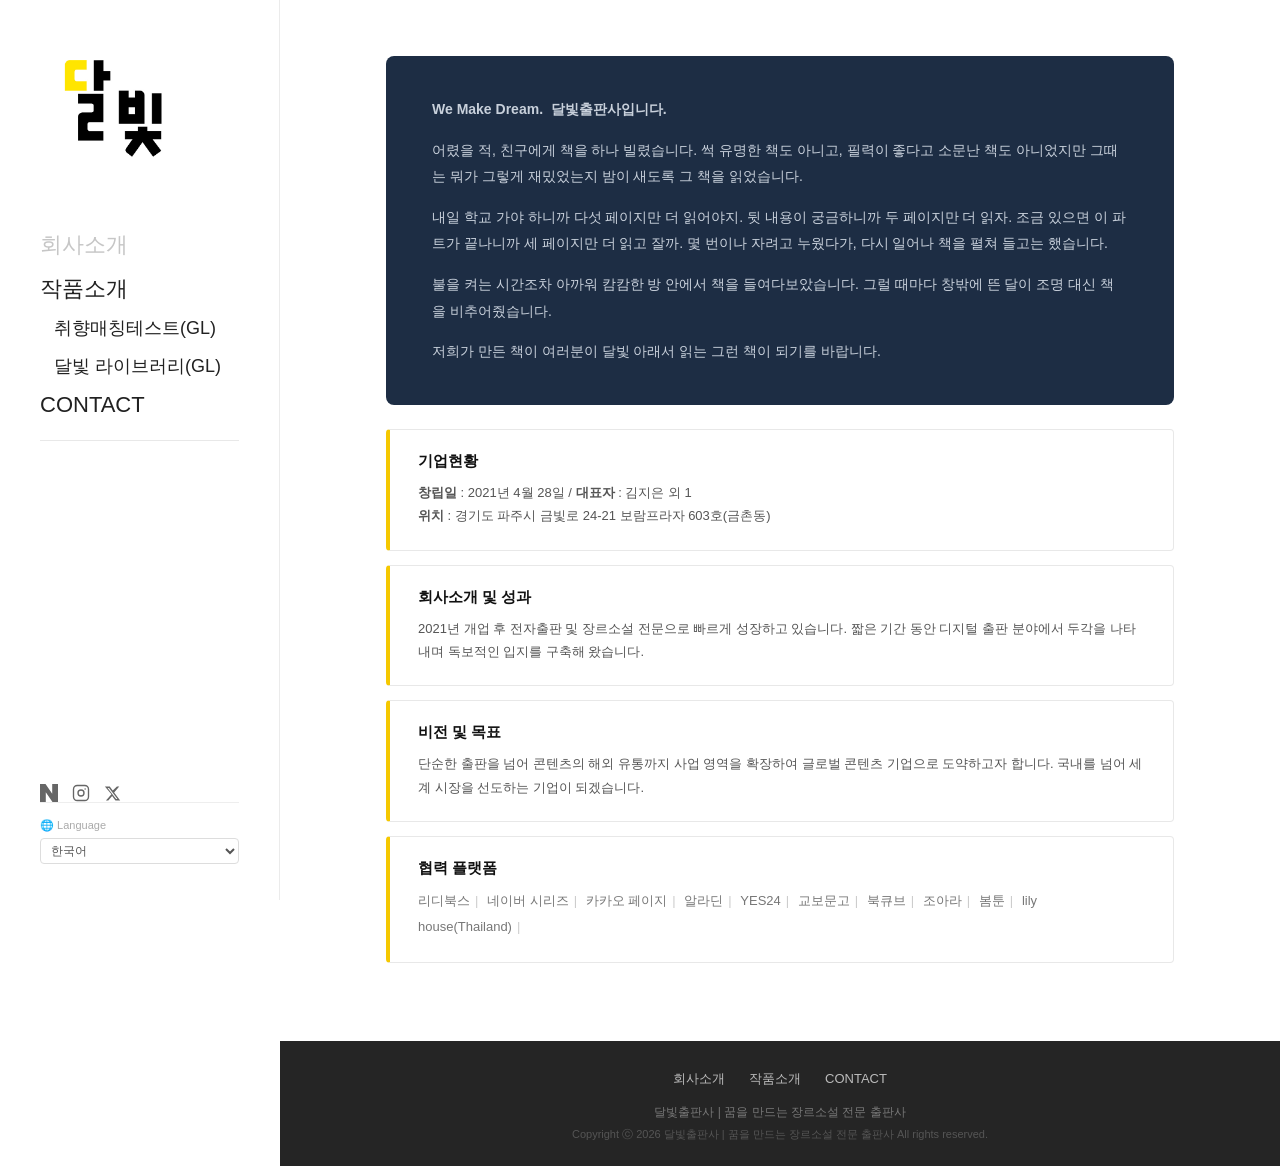
<file: index.html>
<!DOCTYPE html>
<html lang="ko">
<head>
<meta charset="UTF-8">
<meta name="viewport" content="width=device-width, initial-scale=1.0">
<title>달빛출판사 | 꿈을 만드는 출판사</title>
<link rel="icon" href="favicon.png" type="image/png">
<meta name="description" content="어린 시절 달빛 아래 밤새워 읽던 그 감동 그대로, 작가님의 소중한 꿈을 세상에 전합니다. 웹소설 및 장르소설 전문 달빛출판사의 다양한 출간작과 원고 투고 안내를 지금 확인해 보세요.">
<meta name="naver-site-verification" content="345e08defe364664652929a02d0bb36f325a20ef" />
<meta name="google-site-verification" content="6fU8hsgVxEuff9SvhTr5kCQpHWi-C75O0N1dyR1Z5us" />

<!-- ── OG / Twitter 태그 ── -->
<meta property="og:type" content="website">
<meta property="og:url" content="https://dalbitpublishing.github.io/">
<meta property="og:title" content="달빛출판사 | 장르소설 전문 출판사">
<meta property="og:description" content="꿈을 만드는 장르소설 전문 출판사. GL/yuri web novels published by Dalbit Publishing since 2021.">
<meta property="og:image" content="https://dalbitpublishing.github.io/logo.png">
<meta name="twitter:card" content="summary_large_image">
<meta name="twitter:title" content="달빛출판사 | 장르소설 전문 출판사">
<meta name="twitter:description" content="꿈을 만드는 출판사. GL/yuri web novels published by Dalbit Publishing since 2021.">
<meta name="twitter:image" content="https://dalbitpublishing.github.io/logo.png">

<!-- ── 구조화 데이터 ── -->
<script type="application/ld+json">
{
  "@context": "https://schema.org",
  "@type": "Organization",
  "name": "달빛출판사",
  "alternateName": "Dalbit Publishing",
  "url": "https://dalbitpublishing.github.io/",
  "logo": "https://dalbitpublishing.github.io/logo.png",
  "description": "GL/yuri web novel publisher based in Korea. Founded 2021.",
  "foundingDate": "2021-04-28",
  "address": {
    "@type": "PostalAddress",
    "streetAddress": "24-21, Geumbit-ro",
    "addressLocality": "Paju-si",
    "addressRegion": "Gyeonggi-do",
    "postalCode": "10915",
    "addressCountry": "KR"
  },
  "sameAs": [
    "https://blog.naver.com/dalbit8789",
    "https://www.instagram.com/dalbitpub",
    "https://x.com/dalbit8789"
  ]
}
</script>

<link rel="stylesheet" href="style.css">
</head>
<body>
<aside class="sidebar" id="sidebar"></aside>
<div class="main-wrap">
  <div class="content">
    <div class="intro-card">
      <p class="intro-title">We Make Dream.&nbsp; 달빛출판사입니다.</p>
      <p>어렸을 적, 친구에게 책을 하나 빌렸습니다. 썩 유명한 책도 아니고, 필력이 좋다고 소문난 책도 아니었지만 그때는 뭐가 그렇게 재밌었는지 밤이 새도록 그 책을 읽었습니다.</p>
      <p>내일 학교 가야 하니까 다섯 페이지만 더 읽어야지. 뒷 내용이 궁금하니까 두 페이지만 더 읽자. 조금 있으면 이 파트가 끝나니까 세 페이지만 더 읽고 잘까. 몇 번이나 자려고 누웠다가, 다시 일어나 책을 펼쳐 들고는 했습니다.</p>
      <p>불을 켜는 시간조차 아까워 캄캄한 방 안에서 책을 들여다보았습니다. 그럴 때마다 창밖에 뜬 달이 조명 대신 책을 비추어줬습니다.</p>
      <p>저희가 만든 책이 여러분이 달빛 아래서 읽는 그런 책이 되기를 바랍니다.</p>
    </div>
    <div class="info-card">
      <h3>기업현황</h3>
      <p><strong>창립일</strong> : 2021년 4월 28일 / <strong>대표자</strong> : 김지은 외 1</p>
      <p><strong>위치</strong> : 경기도 파주시 금빛로 24-21 보람프라자 603호(금촌동)</p>
    </div>
    <div class="info-card">
      <h3>회사소개 및 성과</h3>
      <p>2021년 개업 후 전자출판 및 장르소설 전문으로 빠르게 성장하고 있습니다. 짧은 기간 동안 디지털 출판 분야에서 두각을 나타내며 독보적인 입지를 구축해 왔습니다.</p>
    </div>
    <div class="info-card">
      <h3>비전 및 목표</h3>
      <p>단순한 출판을 넘어 콘텐츠의 해외 유통까지 사업 영역을 확장하여 글로벌 콘텐츠 기업으로 도약하고자 합니다. 국내를 넘어 세계 시장을 선도하는 기업이 되겠습니다.</p>
    </div>
    <div class="info-card">
      <h3>협력 플랫폼</h3>
      <div class="platform-list">
        <a href="https://ridibooks.com" target="_blank">리디북스</a><span>|</span>
        <a href="https://series.naver.com" target="_blank">네이버 시리즈</a><span>|</span>
        <a href="https://page.kakao.com" target="_blank">카카오 페이지</a><span>|</span>
        <a href="https://www.aladin.co.kr" target="_blank">알라딘</a><span>|</span>
        <a href="http://www.yes24.com" target="_blank">YES24</a><span>|</span>
        <a href="https://www.kyobobook.co.kr" target="_blank">교보문고</a><span>|</span>
        <a href="https://www.bookcube.com" target="_blank">북큐브</a><span>|</span>
        <a href="https://www.joara.com" target="_blank">조아라</a><span>|</span>
        <a href="https://www.bomtoon.com" target="_blank">봄툰</a><span>|</span>
        <a href="https://lily-house.com/" target="_blank">lily house(Thailand)</a><span>|</span>
         
      </div>
    </div>
  </div>
  <footer>
    <ul class="footer-nav">
      <li><a href="index.html">회사소개</a></li>
      <li><a href="works.html">작품소개</a></li>
      <li><a href="contact.html">CONTACT</a></li>
    </ul>
    <p class="footer-info">달빛출판사 | 꿈을 만드는 장르소설 전문 출판사</p>
    <p class="footer-copy">Copyright ⓒ 2026 달빛출판사 | 꿈을 만드는 장르소설 전문 출판사 All rights reserved.</p>
  </footer>
</div>
<script src="sidebar.js"></script>
<script>renderSidebar('about');</script>
</body>
</html>
</file>
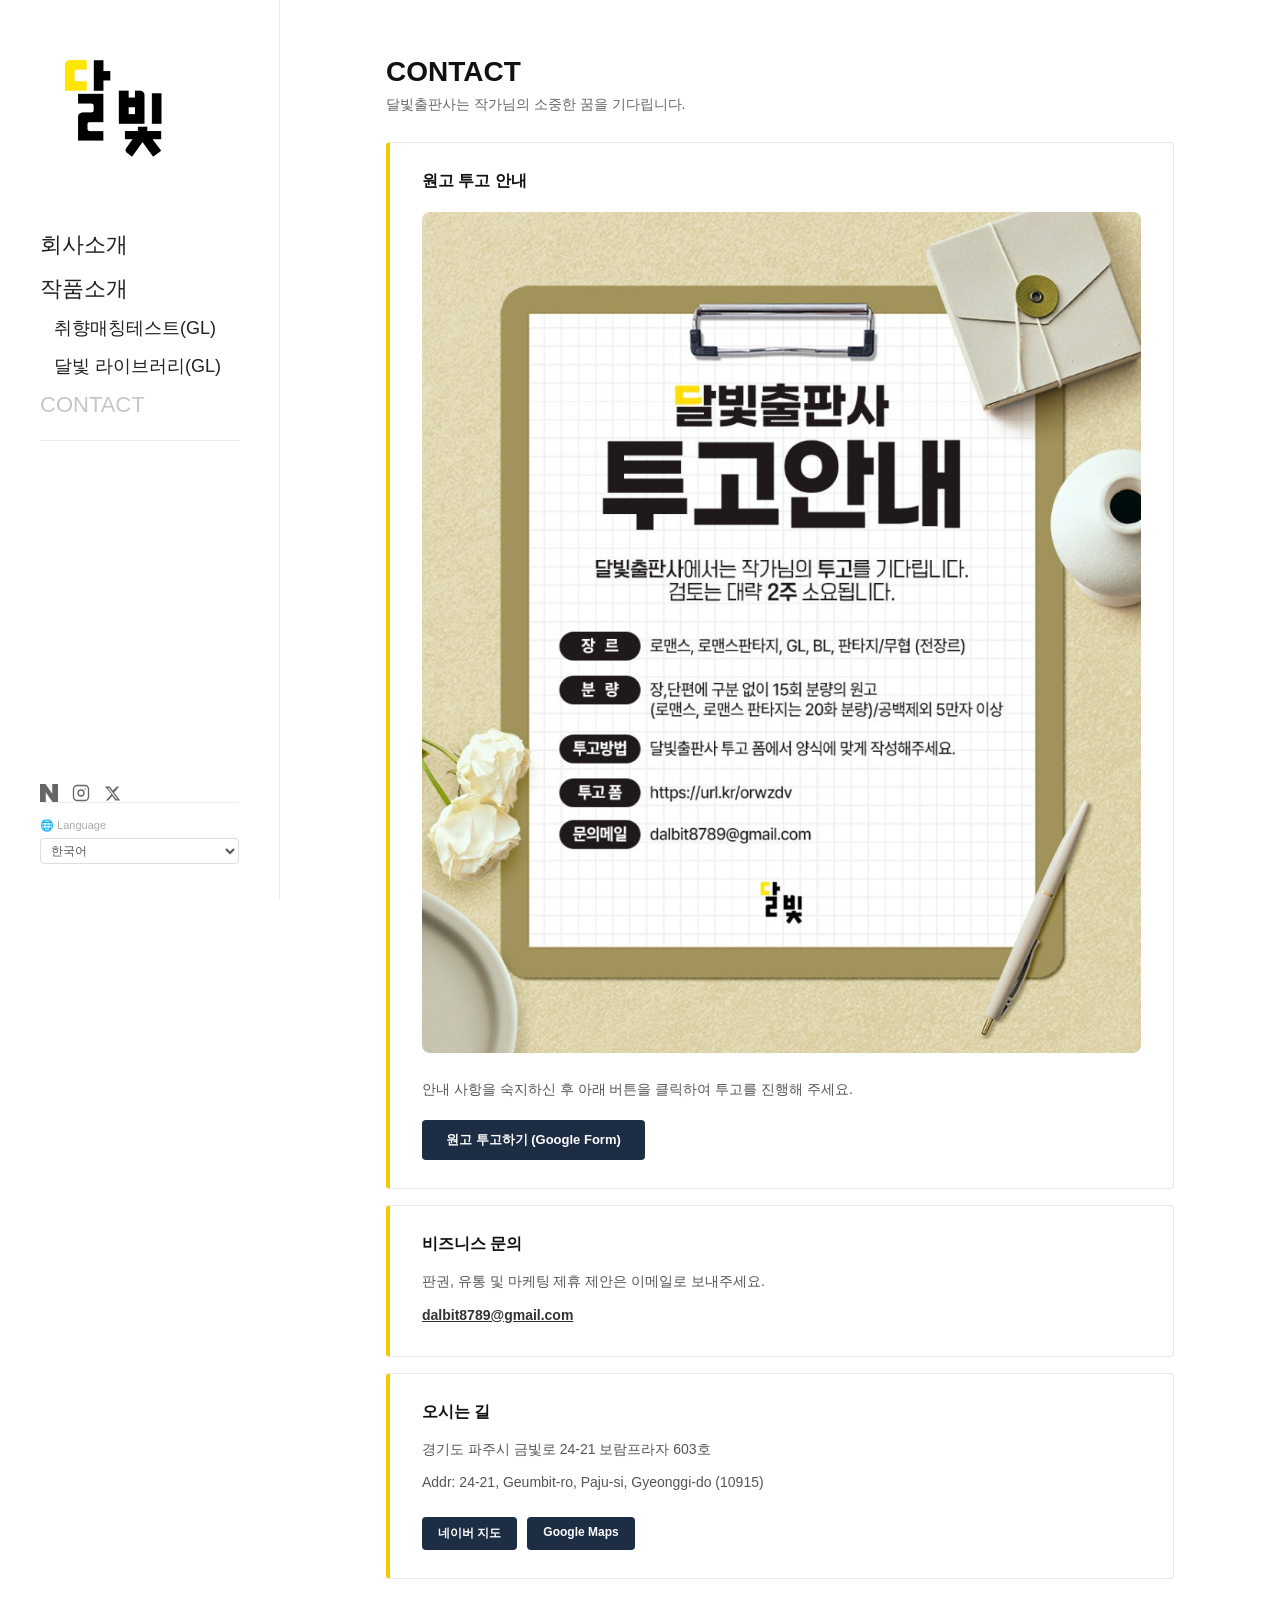
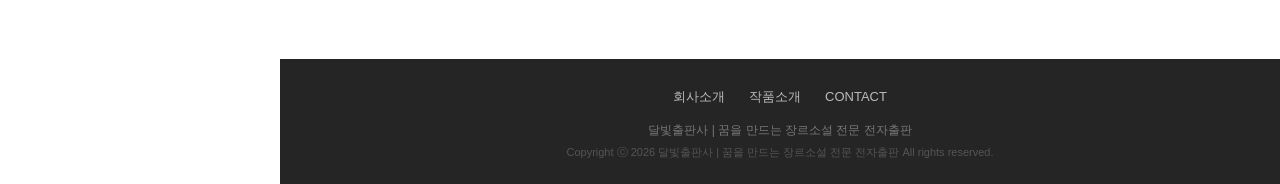
<file: contact.html>
<!DOCTYPE html>
<html lang="ko">
<head>
<meta charset="UTF-8">
<meta name="viewport" content="width=device-width, initial-scale=1.0">
<title>CONTACT | 달빛출판사</title>

<!-- ── OG / Twitter 태그 ── -->
<meta property="og:type" content="website">
<meta property="og:url" content="https://dalbitpublishing.github.io/contact.html">
<meta property="og:title" content="CONTACT | 달빛출판사">
<meta property="og:description" content="달빛출판사 원고 투고 및 비즈니스 문의. Manuscript submissions and business inquiries for Dalbit Publishing.">
<meta property="og:image" content="https://dalbitpublishing.github.io/logo.png">
<meta name="twitter:card" content="summary_large_image">
<meta name="twitter:title" content="CONTACT | 달빛출판사">
<meta name="twitter:description" content="달빛출판사 원고 투고 및 비즈니스 문의. Manuscript submissions and business inquiries for Dalbit Publishing.">
<meta name="twitter:image" content="https://dalbitpublishing.github.io/logo.png">

<link rel="stylesheet" href="style.css">
</head>
<body>
<aside class="sidebar" id="sidebar"></aside>
<div class="main-wrap">
  <div class="content">
    <div class="contact-header">
      <h2>CONTACT</h2>
      <p>달빛출판사는 작가님의 소중한 꿈을 기다립니다.</p>
    </div>
    <div class="contact-section">
      <h3>원고 투고 안내</h3>
      <div style="text-align:center;margin:20px 0;">
        <img src="tugoan.png" alt="달빛출판사 투고안내" style="max-width:100%;border-radius:8px;">
      </div>
      <p style="margin-top:20px;">안내 사항을 숙지하신 후 아래 버튼을 클릭하여 투고를 진행해 주세요.</p>
      <a href="https://url.kr/orwzdv" target="_blank" class="contact-btn">원고 투고하기 (Google Form)</a>
    </div>
    <div class="contact-section">
      <h3>비즈니스 문의</h3>
      <p>판권, 유통 및 마케팅 제휴 제안은 이메일로 보내주세요.</p>
      <p><a href="mailto:dalbit8789@gmail.com" style="color:#333;"><strong>dalbit8789@gmail.com</strong></a></p>
    </div>
    <div class="contact-section">
      <h3>오시는 길</h3>
      <p>경기도 파주시 금빛로 24-21 보람프라자 603호</p>
      <p>Addr: 24-21, Geumbit-ro, Paju-si, Gyeonggi-do (10915)</p>
      <div style="display:flex;gap:10px;margin-top:12px;">
        <a href="https://map.naver.com/v5/search/경기도+파주시+금빛로+24-21+보람프라자" target="_blank" class="contact-btn" style="font-size:12px;padding:8px 16px;">네이버 지도</a>
        <a href="https://maps.google.com/?q=경기도+파주시+금빛로+24-21+보람프라자" target="_blank" class="contact-btn" style="font-size:12px;padding:8px 16px;">Google Maps</a>
      </div>
    </div>
  </div>
  <footer>
    <ul class="footer-nav">
      <li><a href="index.html">회사소개</a></li>
      <li><a href="works.html">작품소개</a></li>
      <li><a href="contact.html">CONTACT</a></li>
    </ul>
    <p class="footer-info">달빛출판사 | 꿈을 만드는 장르소설 전문 전자출판</p>
    <p class="footer-copy">Copyright ⓒ 2026 달빛출판사 | 꿈을 만드는 장르소설 전문 전자출판 All rights reserved.</p>
  </footer>
</div>
<script src="sidebar.js"></script>
<script>renderSidebar('contact');</script>
</body>
</html>
</file>
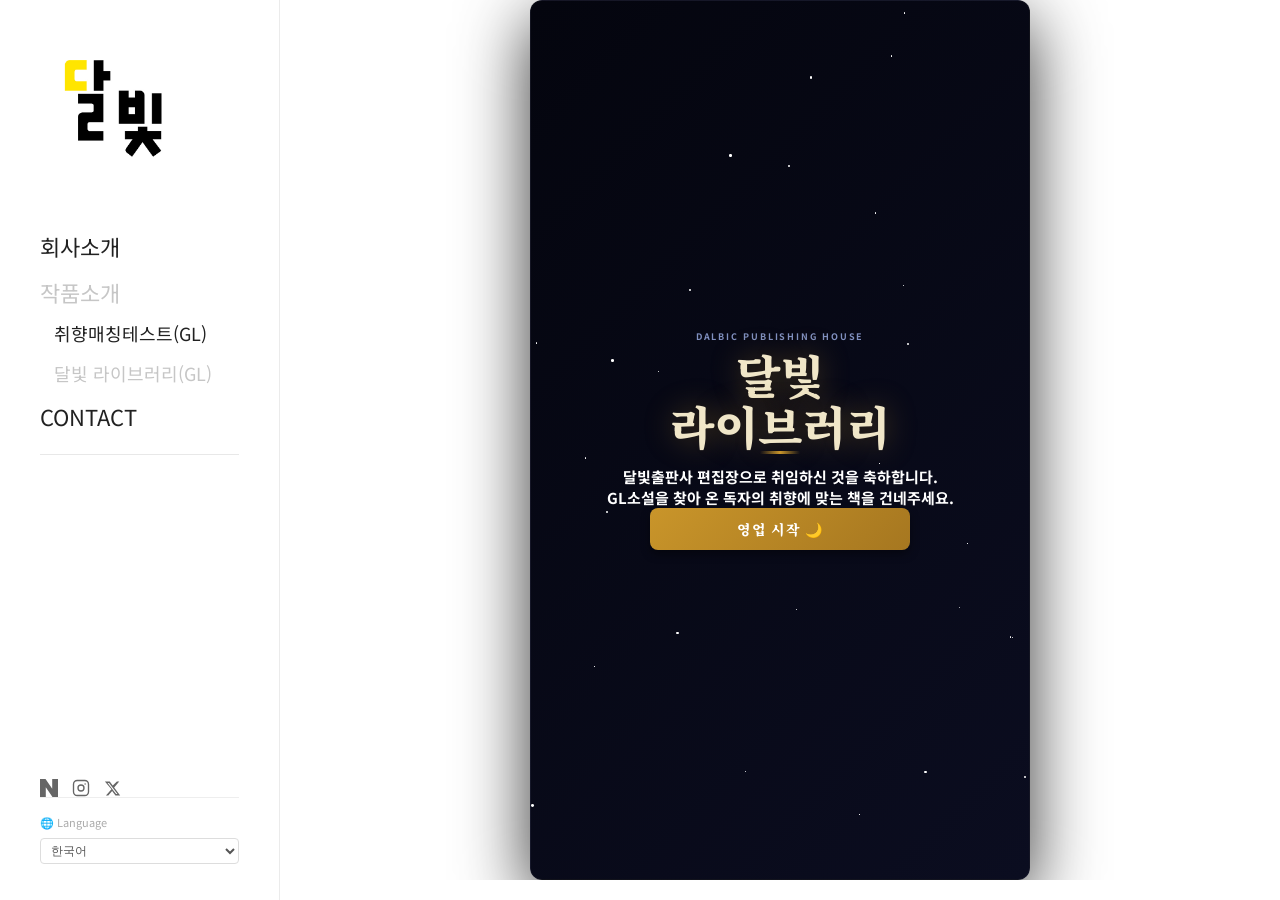
<file: library.html>
<!DOCTYPE html>
<html lang="ko">
<head>
<meta charset="UTF-8">
<meta name="viewport" content="width=device-width, initial-scale=1.0">
<title>달빛 라이브러리(GL) | 달빛출판사</title>
<link rel="stylesheet" href="style.css">
<link href="https://fonts.googleapis.com/css2?family=Noto+Serif+KR:wght@400;700;900&family=Noto+Sans+KR:wght@300;400;700;900&display=swap" rel="stylesheet">
</head>
<body>
<aside class="sidebar" id="sidebar"></aside>
<div class="main-wrap">
  <!-- 게임 컨테이너: 사이드바(280px) 제외한 영역에서 전체 높이 사용 -->
  <div id="DL-WRAPPER" style="width:100%; height:calc(100dvh - 20px); min-height:520px; max-height:920px; background:transparent; font-family:'Noto Sans KR',sans-serif; user-select:none; overflow:hidden; display:flex; justify-content:center; padding:0;">
    <style>
        #DL-WRAPPER * { box-sizing: border-box; margin: 0; padding: 0; -webkit-tap-highlight-color: transparent; }
        #DL-WRAPPER .game-inner {
            width: 100%; max-width: 500px; height: 100%; background: linear-gradient(135deg, #04050e 0%, #0b0d20 100%);
            border-radius: 0; display: flex; flex-direction: column; position: relative;
            box-shadow: 0 20px 70px rgba(0,0,0,0.8); overflow: hidden;
            color: #f0e6c8; border: none;
        }
        @media (min-width: 500px) {
            #DL-WRAPPER { padding: 10px; height: 90vh; max-height: 900px; }
            #DL-WRAPPER .game-inner { border-radius: 12px; border: 1px solid rgba(255,255,255,0.05); }
        }
        @keyframes dl-twink { 0%, 100% { opacity: 0.3; transform: scale(1); } 50% { opacity: 1; transform: scale(1.1); } }
        .dl-star { position: absolute; background: #fff; border-radius: 50%; pointer-events: none; z-index: 1; }
        .serif { font-family: 'Noto Serif KR', serif; }
        .screen { display: none; flex: 1; flex-direction: column; position: relative; z-index: 2; height: 100%; overflow: hidden; }
        .screen.active { display: flex; }
        .st-badge { padding: 4px 8px; border-radius: 6px; font-size: 10px; font-weight: 900; background: rgba(255,255,255,0.15); white-space: nowrap; }
        .st-1 { color: #4a8fe8; border: 1px solid #4a8fe855; background: rgba(74, 143, 232, 0.15); }
        .st-2 { color: #c9952a; border: 1px solid #c9952a55; background: rgba(201, 149, 42, 0.15); }
        .st-3 { color: #e06090; border: 1px solid #e0609055; background: rgba(224, 96, 144, 0.15); }
        .vib-glow-pnl { border: 2px solid #c9952a !important; box-shadow: 0 0 12px rgba(201,149,42,0.4); background: linear-gradient(135deg, #28180a, #3a2508) !important; }
        .header { padding: 6px 12px; background: rgba(14, 16, 37, 0.95); display: flex; justify-content: space-between; align-items: center; border-bottom: 1px solid #2a2d45; flex-shrink: 0; }
        .panel { padding: 6px 12px; background: rgba(255,255,255,0.04); display: flex; gap: 8px; align-items: center; border-bottom: 1px solid #2a2d45; flex-shrink: 0; }
        .timer-cir { width: 32px; height: 32px; border: 3px solid #c9952a; border-radius: 8px; display: flex; align-items: center; justify-content: center; font-weight: 900; color: #c9952a; font-size: 13px; flex-shrink: 0; transition: border-color 0.3s; background: rgba(0,0,0,0.3); }
        .timer-cir.danger { border-color: #f87171; color: #f87171; animation: dl-wa 0.7s ease-in-out infinite; }
        @keyframes dl-wa { 0%, 100% { opacity: 1; } 50% { opacity: 0.35; } }
        .grid { display: grid; grid-template-columns: repeat(4, 1fr); gap: 4px; padding: 6px 10px; flex: 1; overflow-y: auto; align-content: start; }
        @media (min-width: 450px) { .grid { gap: 8px; padding: 10px 14px; } }
        .book-item { cursor: pointer; display: flex; flex-direction: column; transition: 0.2s; position: relative; }
        .img-box { width: 100%; aspect-ratio: 1/1.45; border: 2px solid transparent; border-radius: 6px; overflow: hidden; background: #000; margin-bottom: 2px; position: relative; }
        .book-item:hover .img-box { border-color: #252d60; transform: translateY(-2px); box-shadow: 0 4px 10px rgba(0,0,0,0.5); }
        .book-item.sel .img-box { border-color: #c9952a; transform: translateY(-3px); box-shadow: 0 6px 15px rgba(201,149,42,0.5); }
        .book-item.dm .img-box { opacity: 0.42; }
        .book-item.vr .img-box { border-color: #4ade80; box-shadow: 0 0 12px rgba(74,222,128,0.4); }
        .book-item.wr .img-box { border-color: #f87171; box-shadow: 0 0 12px rgba(248,113,113,0.4); }
        .bvi { position: absolute; inset: 0; display: none; align-items: center; justify-content: center; background: rgba(74,222,128,0.15); font-size: 20px; z-index: 5; }
        .book-item.vr .bvi { display: flex; }
        .book-item img { width: 100%; height: 100%; object-fit: cover; }
        .book-t { font-size: 8.5px; line-height: 1.2; color: #fff; text-align: center; word-break: keep-all; height: 21px; overflow: hidden; display: -webkit-box; -webkit-line-clamp: 2; -webkit-box-orient: vertical; text-shadow: 0 1px 2px rgba(0,0,0,0.8); letter-spacing: -0.5px; }
        .book-item.sel .book-t { color: #ffcc00; font-weight: 900; }
        .footer { padding: 6px 12px; background: rgba(14, 16, 37, 0.98); display: flex; align-items: center; gap: 8px; border-top: 1px solid #2a2d45; flex-shrink: 0; height: 46px; }
        .btn-ui { background: linear-gradient(135deg, #c9952a, #a67720); color: #fff; border: none; padding: 0 14px; height: 34px; border-radius: 6px; font-weight: 900; cursor: pointer; font-size: 12px; transition: 0.2s; display: inline-flex; align-items: center; justify-content: center; white-space: nowrap; flex-shrink: 0; box-shadow: 0 4px 10px rgba(0,0,0,0.4); font-family: 'Noto Serif KR', serif; letter-spacing: 0.05em; }
        .btn-ui:hover:not(:disabled) { transform: translateY(-2px); box-shadow: 0 6px 15px rgba(201,149,42,0.5); opacity: 0.9; }
        .btn-ui:disabled { opacity: 0.35; cursor: not-allowed; background: #555; color: #ccc; box-shadow: none; }
        .btn-center-wrap { width: 100%; display: flex; justify-content: center; padding: 10px 0; flex-shrink: 0; }
        .btn-main { height: 42px; padding: 0 40px; font-size: 14px; border-radius: 8px; width: 100%; max-width: 260px; }
        .res-box { background: rgba(255,255,255,0.04); border: 1px solid rgba(255,255,255,0.08); border-radius: 12px; padding: 12px; margin-bottom: 10px; width: 100%; flex-shrink: 0; }
        .h-line { display: flex; align-items: center; gap: 6px; font-size: 11px; padding: 6px 0; border-bottom: 1px solid rgba(255,255,255,0.05); }
        .kw-tag { display: inline-block; padding: 6px 12px; background: rgba(201,149,42,0.1); border: 1px solid #c9952a55; border-radius: 6px; font-size: 11px; color: #fff; margin: 3px; font-weight: bold; }
        .kw-tag .count { color: #f0e6c8; font-size: 10px; font-weight: normal; margin-left: 4px; }
        .over-layer { position: absolute; inset: 0; background: rgba(0,0,0,0.9); z-index: 100; display: none; flex-direction: column; align-items: center; justify-content: center; text-align: center; backdrop-filter: blur(4px); }
        .over-layer.active { display: flex; }
        .fb-sub { color: #f0e6c8; font-size: 12px; margin-top: 8px; font-weight: bold; }
        .fluid-title { font-size: clamp(28px, 8vw, 46px); font-weight: 900; line-height: 1.1; margin-bottom: 10px; text-shadow: 0 0 30px rgba(201,149,42,0.4); text-align: center; }
        .fluid-subtitle { font-size: clamp(12px, 3.5vw, 15px); line-height: 1.4; text-align: center; color: #fff; font-weight: bold; margin-bottom: 20px; }
        .res-title { font-size: clamp(22px, 6vw, 34px); font-weight: 900; text-align: center; color: #fff; margin-bottom: 10px; }
        .res-score-text { font-size: clamp(30px, 9vw, 46px); color: #ffcc00; font-weight: 900; text-shadow: 0 0 10px rgba(255,204,0,0.3); margin-bottom: 4px; }
        .link-btn { display: inline-block; padding: 6px 14px; background: linear-gradient(135deg, #c9952a, #a67720); color: #fff; text-decoration: none; border-radius: 6px; font-weight: bold; font-size: 11px; margin: 4px; box-shadow: 0 4px 8px rgba(0,0,0,0.4); transition: 0.2s; }
        .link-btn:hover { transform: translateY(-2px); box-shadow: 0 6px 12px rgba(201,149,42,0.6); }
    </style>

    <div class="game-inner" id="DL-VIEWPORT">
        <div id="dl-stars-container"></div>
        <div id="dl-v-intro" class="screen active" style="justify-content: center; padding: 0 20px;">
            <p style="text-align:center; color:#8090c0; font-size:9px; letter-spacing:0.2em; margin-bottom:6px; font-weight:bold;">DALBIC PUBLISHING HOUSE</p>
            <h1 class="serif fluid-title">달빛<br>라이브러리</h1>
            <div style="width: 40px; height: 3px; background: linear-gradient(90deg, transparent, #c9952a, transparent); margin: 0 auto 12px;"></div>
            <p class="fluid-subtitle">달빛출판사 편집장으로 취임하신 것을 축하합니다.<br>GL소설을 찾아 온 독자의 취향에 맞는 책을 건네주세요.</p>
            <div class="btn-center-wrap">
                <button class="btn-ui btn-main" onclick="DALBIC.start()">영업 시작 🌙</button>
            </div>
        </div>
        <div id="dl-v-game" class="screen">
            <div class="header">
                <span id="dl-stg" class="st-badge">형태</span>
                <span style="font-size: 11px; color: #fff; font-weight: bold;">독자 <strong id="dl-pg" style="color: #ffcc00; font-size: 12px;">1/10</strong></span>
                <span id="dl-sc" style="color:#ffcc00; font-weight: 900; font-size: 13px;">✨ 0</span>
            </div>
            <div id="dl-pb-wrap" style="height: 3px; background: rgba(255,255,255,0.1); width: 100%; flex-shrink: 0;">
                <div id="dl-pb-fill" style="height: 100%; width: 0%; background: #c9952a; transition: width 0.3s;"></div>
            </div>
            <div id="dl-pnl" class="panel">
                <div style="display: flex; flex-direction: column; align-items: center; min-width: 45px;">
                    <span id="dl-vb-tag" style="display:none; background:linear-gradient(135deg,#c9952a,#a67720); color:#fff; padding:2px 4px; border-radius:4px; font-size:8px; font-weight:900; margin-bottom:4px;">✨ VIB</span>
                    <div id="dl-em" style="font-size: 20px; width: 32px; height: 32px; display: flex; align-items: center; justify-content: center; border-radius: 8px; background: rgba(255,255,255,0.08); border: 2px solid rgba(255,255,255,0.15);">👤</div>
                    <div id="dl-nm" style="font-size: 9px; color:#fff; margin-top: 4px; font-weight: 900; text-align: center; line-height: 1.2;">이름</div>
                </div>
                <div style="flex:1; background: rgba(0,0,0,0.3); border: 1px solid rgba(255,255,255,0.15); border-radius: 8px; padding: 6px;">
                    <div id="dl-dl" style="font-size: 11px; line-height:1.4; color:#ffffff; font-weight: bold; word-break: keep-all;">대사</div>
                    <div id="dl-vib-msg" style="display:none; color:#ffcc00; font-size:9px; font-weight:bold; margin-top:4px;">✨ VIB 작가님이 방문하셨습니다.</div>
                </div>
                <div id="dl-tm" class="timer-cir">40</div>
            </div>
            <div style="padding: 6px 10px 0; color: #fff; font-size: 10px; font-weight: bold; letter-spacing: -0.5px; flex-shrink: 0;">— 취향에 맞는 책을 골라주세요</div>
            <div id="dl-gd" class="grid"></div>
            <div class="footer">
                <div id="dl-msg" style="flex:1; font-size: 11px; font-weight: 900; color:#f0e6c8; overflow:hidden; text-overflow:ellipsis; white-space:nowrap;">책을 선택하세요</div>
                <button id="dl-btn" class="btn-ui" disabled onclick="DALBIC.confirm()">건네기 📖</button>
            </div>
        </div>
        <div id="dl-v-res" class="screen" style="overflow-y: auto; padding: 20px 12px;">
            <p style="text-align:center; color:#8090c0; font-size:10px; font-weight:bold; letter-spacing:0.2em; margin-bottom:6px;">영업 종료</p>
            <h2 class="serif res-title">나는 오늘...</h2>
            <div style="width: 40px; height: 3px; background: linear-gradient(90deg, transparent, #c9952a, transparent); margin: 0 auto 12px;"></div>
            <div class="res-box" style="background: rgba(201,149,42,0.1); border-color: rgba(201,149,42,0.3); text-align:center;">
                <p id="res-score" class="serif res-score-text">0</p>
                <p id="res-count" style="font-size:12px; font-weight: bold; color:#fff; margin-top:4px;">0/10 큐레이션 성공</p>
            </div>
            <div class="res-box" style="background: linear-gradient(135deg, rgba(40,25,8,0.7), rgba(20,15,45,0.7)); border-color: rgba(201,149,42,0.4);">
                <h3 class="serif" style="color:#ffcc00; font-size:14px; font-weight:900; margin-bottom:10px; text-align:center;">📊 오늘의 영업 실록</h3>
                <div id="res-report-content"></div>
            </div>
            <div class="res-box" style="background: rgba(0,0,0,0.3);">
                <p style="font-size:10px; font-weight:bold; color:#8090c0; letter-spacing:0.1em; margin-bottom:8px;">상세 큐레이션 기록</p>
                <div id="res-history" style="max-height:160px; overflow-y:auto; padding-right:4px;"></div>
            </div>
            <div class="btn-center-wrap" style="flex-direction: column; gap: 8px; margin-top: 5px;">
                <button class="btn-ui btn-main" onclick="location.reload()">다시 영업하기 🌙</button>
                <p style="font-size:9px; font-weight:bold; color:#6070a0;">달빛출판사 © DALBIC PUBLISHING HOUSE</p>
            </div>
        </div>
        <div id="dl-v-fb" class="over-layer">
            <div id="fb-ico" style="font-size: 40px; margin-bottom: 10px;">✨</div>
            <h2 id="fb-h" class="serif" style="font-size: 22px; font-weight: 900; color: #fff;">완벽한 큐레이션!</h2>
            <div id="fb-s" class="fb-sub"></div>
        </div>
    </div>
  </div>
</div>

<script src="sidebar.js"></script>
<script>renderSidebar('library');</script>
<script>
(function(){
    var sc = document.getElementById('dl-stars-container');
    for(var i=0; i<30; i++) {
        var s = document.createElement('div'); s.className = 'dl-star';
        var sz = (Math.random()*2.5+0.5)+'px'; s.style.width=sz; s.style.height=sz;
        s.style.top=Math.random()*100+'%'; s.style.left=Math.random()*100+'%';
        s.style.animation='dl-twink '+(Math.random()*3+2)+'s ease-in-out '+(Math.random()*4)+'s infinite';
        sc.appendChild(s);
    }

    var W = [
        { t: "십 분의 오", p: "https://lh3.googleusercontent.com/d/1Rz5yGPfyCqEK--KzoGhbSSJUeLTeuBwo", k: "#현대물 #GL/백합 #로맨틱코미디 #오피스물 #사회인 #방송계 #재벌녀 #금수저 #영앤리치 #방송국 #PD #연상공 #능력공 #재벌공 #후회공 #상처공 #연하수 #평범수 #다정수 #외유내강 #집안사정 #재회 #동창 #선후배 #성장 #구원 #첫사랑 #트라우마 #피아노 #직장인로맨스 #나이차커플 #갑을관계 #선섹후사", l: "http://aladin.kr/p/JS2Ej" },
        { t: "예외의 법칙", p: "https://lh3.googleusercontent.com/d/1hFg73VHwiCxB_iSmF056916idyL9gluq", k: "#GL/백합 #현대물 #오피스물 #일상물 #사회인 #직장인 #메디컬 #제약회사 #영업사원 #약사 #달달물 #초능력 #갑을관계 #오해/착각 #미인공 #연하공 #잔망공 #능글공 #연상수 #얼빠수 #단정수 #상처수", l: "https://t.co/vGZmtuPv8z" },
        { t: "어떤 우정은", p: "https://lh3.googleusercontent.com/u/0/d/10AG2cGm383jzxd3XoCSn0sUkN7T4nDu1", k: "#현대물 #학원물 #캠퍼스물 #GL/백합 #고등학생 #대학생 #전학생 #사회인 #전문직 #헤테로 #헤녀 #순정녀 #다정녀 #직진녀 #쾌활발랄녀 #댕댕녀 #상처녀 #애교녀 #짝사랑녀 #동갑내기 #짝사랑 #삽질 #성장 #힐링 #현실연애 #동갑커플 #친구>연인 #달달물 #해피엔딩", l: "http://aladin.kr/p/PS4Zy" },
        { t: "시한부 공녀님의 마지막 여행", p: "https://drive.google.com/thumbnail?id=18KIb0BBPGwgp9YG6n6pC3qJQyjxL36Bq&sz=s4000", k: "#GL/백합 #가상시대물 #판타지물 #서양풍 #왕족/귀족 #기사 #여기사 #용병 #아가씨 #마법사 #왕족/귀족녀 #직진녀 #후회녀 #다정녀 #상처녀 #힐링물 #불운 #도망 #시한부 #애잔 #재회 #여행 #계약관계 #신분차이 #달달 #순애 #성장 #권선징악 #쌍방구원 #능력녀 #첫사랑 #비밀연애 #잔잔 #일상물", l: "http://aladin.kr/p/oEo5Zv" },
        { t: "솔티드 카라멜 초콜릿", p: "https://drive.google.com/thumbnail?id=1XMZzlLelebd4ubjqOAf3qVnZszcn0RZi&sz=s4000", k: "#GL/백합 #현대물 #로맨틱코미디 #대학생 #직장인 #사회인 #이웃사촌 #야덕 #야빠 #연하공 #잔망공 #계략공 #직진녀 #연상수 #순진수 #다정수 #아방수 #일상 #짝사랑 #친구>연인 #옆집언니 #역키잡 #독점욕/질투 #나이차커플 #연상연하커플 #달달 #해피엔딩 #집착공 #사랑꾼공 #순정공 #가증공 #단정수 #힐링물", l: "http://aladin.kr/p/pE6hu" },
        { t: "오류 해결을 바라신다면", p: "https://drive.google.com/thumbnail?id=1YAL2aAanD03L3G4nCrRoOP_S3MKpQNdL&sz=s4000", k: "#GL/백합 #현대물 #판타지물 #센티넬버스 #가이드버스 #학원물 #오피스물 #고등학생 #직장인 #사회인 #공무원 #공기관 #국가기관 #인외존재 #초능력 #평범녀 #재벌녀 #과묵녀 #후회녀 #상처녀 #성장물 #친구>연인 #오해 #불운 #애증 #트라우마 #재회 #사내연애 #동갑내기 #나이차커플 #달달 #해피엔딩 #초딩공 #짝사랑수 #외유내강수", l: "http://aladin.kr/p/fC2Cq" },
        { t: "다시는 사랑에 빠지지 않는 방법", p: "https://drive.google.com/thumbnail?id=1R4SNxZUP47oWzi65Mlvv2gtNwougZ61B&sz=s4000", k: "#현대물 #GL/백합 #연예계물 #운동선수 #농구선수 #가수 #아이돌 #방송인 #농구 #외국인 #교포 #용병 #걸그룹 #맏언니 #직진공 #다정공 #절륜공 #걸크러시 #애교수 #상처수 #능력공 #연상공 #연하수 #일상 #잔잔 #시한부연애 #오해 #성장물 #해피엔딩", l: "http://aladin.kr/p/RCCCE" },
        { t: "수상한 최 과장", p: "https://drive.google.com/thumbnail?id=1l6Rcc0MxmJPk2VeYREhRe54Fr5LjxlsG&sz=s4000", k: "#현대물 #오피스물 #GL/백합 #교직원 #대학교 #행정직 #상사 #부하 #순정녀 #다정녀 #직진녀 #상처녀 #재벌녀 #능력녀 #연상공 #연하수 #여주중심 #일상 #잔잔 #성장 #삽질 #혐관 #첫사랑 #현실연애 #재회 #선후배 #나이차커플 #해피엔딩", l: "http://aladin.kr/p/2RAGb" },
        { t: "이름 없는 기억", p: "https://drive.google.com/thumbnail?id=15269j6eaNYzEMBQcNdkGAaVGu6Rmcc0L&sz=s4000", k: "#현대물 #학원물 #캠퍼스물 #GL/백합 #고등학생 #대학생 #전학생 #순정녀 #다정녀 #직진녀 #쾌활발랄녀 #상처녀 #모범생 #동갑내기 #기억상실 #삽질 #성장 #현실연애 #몰래연애 #재회 #동갑커플 #선후배 #친구>연인 #달달물 #해피엔딩", l: "http://aladin.kr/p/kRi5r" },
        { t: "나를 경멸하는 당신에게 바치는 연서", p: "https://drive.google.com/thumbnail?id=1imzykkGzxZyN3Yq6oHxsAIEwCTnsEP5S&sz=s4000", k: "#GL/백합 #가상시대물 #판타지물 #서양풍 #근대 #서간체 #왕족/귀족 #기사 #여기사 #왕족/귀족녀 #직진녀 #동정녀 #후회녀 #다정녀 #상처녀 #힐링물 #첫사랑 #오해 #불운 #애증 #재회 #편지 #쌍방짝사랑 #쌍방삽질 #나이차커플 #신분차이 #애잔 #달달", l: "http://aladin.kr/p/wqVVG" },
        { t: "김산산전", p: "https://drive.google.com/thumbnail?id=1hpOOrxZG_7sj5S8zIsMYeRqRednTdTEQ&sz=s4000", k: "#시대물 #가상시대물 #역사물 #GL/백합 #판타지 #동양풍 #액션 #조선 #조선후기 #개화기 #종교 #천주학 #아가씨 #하녀 #주종관계 #갑을관계 #신분차이 #외국인 #이방인 #이능력 #신령 #인외존재 #연하공 #연상수 #외국인/혼혈녀 #직진녀 #걸크러시 #성장 #애증 #쌍방삽질 #모험", l: "http://aladin.kr/p/nzvBx" },
        { t: "완벽한 계획에 그녀들이란 변수", p: "https://drive.google.com/thumbnail?id=1vTYzJgJd_UI0-t9eJFjKv0rYaQofaWlM&sz=s4000", k: "#현대물 #GL #백합 #사회인 #직장인 #연예인 #방송인 #배우 #가수 #기업가 #재벌 #선후배 #언니동생 #완벽주의자 #연예계 #삼각관계 #다각관계 #짝사랑 #커밍아웃 #스캔들 #직진녀 #다정녀 #재벌녀 #집착녀 #인기녀 #짝사랑녀 #오만녀 #직장인로맨스 #친구>연인 #재회 #일상 #성장", l: "http://aladin.kr/p/dRKmf" },
        { t: "몇 번이나 바랐을까", p: "https://drive.google.com/thumbnail?id=1HQEoVXE5Hp9Sgb9qkb4UfnsB88DLW4dp&sz=s4000", k: "#GL/백합 #현대물 #느와르 #범죄물 #수사물 #조직/암흑가 #경찰/형사/수사관 #전과자 #섹스파트너 #수사 #뒷세계 #계략녀 #애교녀 #후회녀 #연상공 #연하수 #절륜공 #까칠공 #재회 #다각관계 #몸정>맘정 #약SM #독점욕/질투 #애증 #복수 #트라우마 #스릴러 #상처녀 #무심녀 #사이다녀 #나쁜여자 #냉정녀 #무심녀 #걸크러시 #오해 #살인 #인과응보 #서스펜스", l: "http://aladin.kr/p/eR2wz" },
        { t: "여름의 숲은 푸르다", p: "https://drive.google.com/thumbnail?id=1BaNwRnFiyLvn_ogpHtYl7skzqaQxl2tS&sz=s4000", k: "#GL/백합 #현대물 #사회인 #직장인 #대학생 #금수저 #연상수 #연하공 #직진공 #아방공 #허약공 #까칠수 #무심수 #재벌녀 #능력녀 #힐링 #성장 #달달 #일상 #키잡 #나이차커플 #정략결혼 #선결혼후연애 #너말고니동생 #순정공 #짝사랑공 #호구공 #단정수", l: "https://t.co/byvrPXTafz" },
        { t: "암실", p: "https://drive.google.com/thumbnail?id=1dv1D7ado-EtVBzCKjRAMYG-8CUWbNs9T&sz=s4000", k: "#GL/백합 #현대물 #느와르 #추리/미스터리물 #수사물 #조직/암흑가 #경찰/형사/수사관 #잠복 #수사 #뒷세계 #마약 #후회녀 #까칠녀 #계략녀 #직진녀 #재회 #출생의비밀 #다각관계 #동거 #애증 #복수 #반전 #스릴러 #화류계 #연하공", l: "http://aladin.kr/p/hq0lf" },
        { t: "마치 기적과도 같은", p: "https://drive.google.com/thumbnail?id=17y8LsXQDJX4HRKmTtXMmz_ouP1uYAuWd&sz=s4000", k: "#GL/백합 #현대물 #판타지물 #궁중물 #입헌군주제 #대학생 #공주 #왕 #왕족 #군인 #공군 #파일럿 #장교 #기장 #평범녀 #왕족/귀족녀 #연상수 #연하공 #절륜공 #직진공 #충견공 #후회공 #상처수 #임신수 #힐링물 #성장물 #첫사랑 #친구>연인 #오해 #불운 #애증 #트라우마 #재회 #동갑 #가족 #임신 #출산 #동갑커플 #주종관계 #신분차이 #결혼엔딩 #해피엔딩 #달달 #캠퍼스물 #예민수 #병약수 #다정공 #헌신공", l: "http://aladin.kr/p/Kqlnd" },
        { t: "어쩔 수 없는 것", p: "https://drive.google.com/thumbnail?id=1vsXBkhvmm9iPrHUlPMYQi20JZc5w5kaW&sz=s4000", k: "#GL/백합 #현대물 #모녀백합 #고등학생 #고교생 #수재 #수험생 #유부녀 #가정주부 #모녀관계 #후회녀 #상처녀 #피폐물 #근친물 #근친 #모녀 #결손가정 #자살 #수능 #배덕 #가족애 #성애 #트라우마 #상실 #불운 #나이차커플 #금단의관계 #동거 #성장", l: "http://aladin.kr/p/Zq4RF" },
        { t: "전개가 바뀌지 않아서 장르를 바꾸려고 합니다", p: "https://drive.google.com/thumbnail?id=1xa7UGD3mzr0CU2gWLu8ATZ9vMz_Yxvqn&sz=s4000", k: "#판타지물 #GL/백합 #회귀물 #가상시대물 #서양풍 #회귀/타임슬립 #판타지 #마법 #계약관계 #정략결혼 #신분차이 #재벌녀 #계략녀 #다정녀 #걸크러시 #능력녀 #왕족/귀족녀 #성장 #다각관계 #집착 #쌍방삽질 #해피엔딩 #결혼엔딩 #짝사랑녀", l: "http://aladin.kr/p/AqR3j" },
        { t: "엘리, 그 지긋지긋한 새끼", p: "https://drive.google.com/thumbnail?id=1JMD7ryaTzauOczi4K2XvztWsAtk65cAV&sz=s4000", k: "#현대물 #GL/백합 #하이틴로맨스 #학원물 #미국 #고등학생 #하이틴 #인싸 #너드 #소꿉친구 #친구>연인 #라이벌/앙숙 #동갑내기 #헤테로 #헤녀 #평범녀 #재벌녀 #계략녀 #직진녀 #집착녀 #능력녀 #까칠녀 #오해 #애증 #성장 #일상 #독점욕/질투 #동갑커플 #결혼엔딩", l: "http://aladin.kr/p/gq19I" },
        { t: "열애소설", p: "https://drive.google.com/thumbnail?id=1L-yTOTs-yhu0wiufwQGxqDyg6n0kM4m6&sz=s4000", k: "#시대물 #가상시대물 #역사물 #GL/백합 #일제강점기 #일제시대 #조선 #근대조선 #조선후기 #독립운동 #아가씨 #하녀 #주종관계 #갑을관계 #신분차이 #독립군 #게릴라 #비밀조직 #친일파 #연하공 #절륜공 #연상수 #미인수 #직진녀 #후회녀 #재회 #복수 #오해 #성장 #나이차커플", l: "http://aladin.kr/p/EqWEd" },
        { t: "근원? 근심!", p: "https://drive.google.com/thumbnail?id=12xSB3y9OvtGfriICumyKT0S5cxPNCYf-&sz=s4000", k: "#현대물 #GL/백합 #게임물 #온라인게임 #게임 #RPG #길드 #던전 #퀘스트 #겜생 #게이머 #게임폐인 #뉴비 #고인물 #대학생 #평범녀 #직진녀 #애교녀 #연상수 #순진공 #연하공 #능글수 #미인수 #달달 #일상 #나이차커플 #해피엔딩", l: "http://aladin.kr/p/PQMBz" },
        { t: "물 만난 언니", p: "https://drive.google.com/thumbnail?id=1xnjNaLvbpUowmmiRBorbycO4J64GaXgk&sz=s4000", k: "#GL #백합 #소설 #현대물 #사회인 #직장인 #운동 #요가 #수영 #수영장 #목욕 #목욕탕 #모임 #연상공 #연하수 #평범녀 #직진녀 #다정녀 #걸크러시 #순진녀 #인싸 #핵인싸 #짝사랑 #소심 #내향적 #라이벌 #오해 #힐링 #달달 #일상 #직장인로맨스 #요가원", l: "http://aladin.kr/p/vQFh3" },
        { t: "네 남편의 조건", p: "https://drive.google.com/thumbnail?id=1aefBCpoctJzE-rMKpg9NFyB295uQPkAV&sz=s4000", k: "#현대물 #GL/백합 #BDSM #사회인 #연예계 #재벌녀 #금수저 #영앤리치 #달변 #대기업 #임원 #아이돌 #걸그룹 #연상공 #능력공 #후회공 #직진공 #능글공 #연하수 #자낮수 #후회수 #상처수 #펨돔 #펨섭 #사디스트 #매저키스트 #도미넌트 #서브미시브 #착각물 #집안사정 #가정환경 #불우 #재회 #트라우마 #상처 #독점욕/질투 #SM플레이 #도구플 #도그플 #직장인로맨스 #나이차커플 #고수위 #결혼엔딩", l: "https://t.co/oeIgkRxTD4" },
        { t: "이제 가족이 되겠습니다", p: "https://drive.google.com/thumbnail?id=1bX-DeraY6swm9-cEaqmfiR-WKNalT3sz&sz=s4000", k: "#GL/백합 #소설 #시대물 #가상시대물 #역사물 #전쟁물 #서양풍 #지중해 #로마 #여제 #과부 #유부녀 #나이차커플 #갑을관계 #신분차이 #여왕공 #유혹공 #계략공 #집착공 #댕댕수 #헌신수 #다정수 #권력자 #여왕 #여장군 #귀족 #오해 #독점욕/질투 #걸크러시 #왕족/귀족녀 #동거엔딩", l: "http://aladin.kr/p/uQf42" },
        { t: "호감도가 보이기 시작했다", p: "https://drive.google.com/thumbnail?id=1eLt-piO0yQu4Sqhs003isHjyBwrzJjaq&sz=s4000", k: "#현대물 #판타지물 #GL #백합 #SF #대학생 #사회인 #RPG #헌터 #던전 #몬스터 #차원이동 #이능력 #능력자 #다각관계 #스테이터스 #하렘 #액션 #인외존재 #초월적존재 #라이벌/앙숙 #트라우마 #상처 #평범녀 #직진녀 #쾌활발랄녀 #상처녀 #인기녀 #성장 #해피엔딩 #다정녀 #후회녀 #무심녀", l: "http://aladin.kr/p/94sTm" },
        { t: "두 번째 첫사랑", p: "https://drive.google.com/thumbnail?id=1PocYjb7h0a2hTE37sW5ZIkO41k3_61wp&sz=s4000", k: "#현대물 #GL #백합 #사회인 #직장인 #간호사 #전문직 #환자 #병원 #동창생 #여고동창 #첫사랑 #짝사랑 #헤테로 #헤녀 #삼각관계 #재회 #친구>연인 #현실적 #평범녀 #직진녀 #다정녀 #짝사랑녀 #순진녀 #직장인로맨스 #동갑커플 #달달 #일상 #동거엔딩", l: "http://aladin.kr/p/E4ZJM" },
        { t: "비커밍 엑스", p: "https://drive.google.com/thumbnail?id=1OEEMSGWBn04pGxNcB6XqbMTcxfE53qi-&sz=s4000", k: "#현대물 #GL #백합 #판타지 #SF #포스트아포칼립스 #가이드 #가이드버스 #초능력 #인외존재 #외계생명체 #외국인 #연하공 #절륜공 #순진공 #연상수 #유혹수 #직진녀 #애교녀 #걸크러시 #능력녀 #상처녀 #성장물 #능력자물 #액션 #재회 #트라우마 #상처 #결손 #기억상실 #오해 #직장인로맨스 #사내연애 #나이차커플 #동거엔딩 #권선징악 #헌신수 #미인수", l: "http://aladin.kr/p/B4TYQ" },
        { t: "하멜른의 피리", p: "https://drive.google.com/thumbnail?id=1CuAPSpCPG0SJduuvLHHDz0ZSD_w9lzPa&sz=s4000", k: "#현대물 #GL #백합 #포스트아포칼립스 #좀비물 #사회인 #외국 #해외 #인외 #응급구조사 #의사 #패러메딕 #첫만남 #우연 #운명 #상처 #재난 #좀비 #감염 #전염병 #군인 #연하공 #연상수 #다정녀 #걸크러시 #절륜녀 #능력녀 #쌍방호감 #액션 #서바이벌 #동거엔딩 #해피엔딩 #생존로맨스 #판타지 #순정공 #미인공 #헌신공 #존댓말공 #미인수 #집착수 #쌍방구원", l: "http://aladin.kr/p/S4vZl" },
        { t: "백구야, 이리 와", p: "https://drive.google.com/thumbnail?id=1TP33N8deoj02grRxlNjj7qrTL0t7hjO-&sz=s4000", k: "#현대물 #GL #백합 #사회인 #직장인 #재벌녀 #금수저 #영앤리치 #직장상사 #팀장님 #사내연애 #다각관계 #상하관계 #트라우마 #상처 #연적 #구여친 #재회 #연상공 #연하수 #상처녀 #재벌녀 #절륜녀 #능력녀 #평범녀 #직장인로맨스 #나이차커플 #달달 #일상 #동거엔딩", l: "http://aladin.kr/p/y40TA" },
        { t: "코스믹라떼", p: "https://drive.google.com/thumbnail?id=1aVL7zp3Q_ji8yxpFyV2TWnkAHbrdd-tm&sz=s4000", k: "#현대물 #GL #백합 #사회인 #직장인 #연예인 #방송인 #PD #아이돌 #걸그룹 #가수 #방송국 #다큐멘터리 #연예계 #첫사랑 #나이차커플 #비밀연애 #직진공 #다정공 #능력공 #인텔리공 #연상공 #애교수 #순진수 #활발수 #연하수 #직장인로맨스 #일상 #성장 #추억 #달달 #능력수", l: "http://aladin.kr/p/Gzg8o" },
        { t: "라스트 트래블", p: "https://drive.google.com/thumbnail?id=1Ac8UP80rWqqn39_-C1wH3rd6RN5UnUC6&sz=s4000", k: "#GL #백합 #판타지물 #가상시대물 #서양풍 #초월적존재 #대학생 #흔녀 #황제 #왕족/귀족 #계약관계 #신분차이 #왕족공 #다정공 #능력공 #평범수 #순진수 #존대수 #차원이동 #이세계 #권선징악 #달달 #결혼엔딩", l: "http://aladin.kr/p/azC9V" },
        { t: "옆에 누워요", p: "https://drive.google.com/thumbnail?id=1cCZmrvcFTlEr3CZ5j-fvYWZScRQZYBnQ&sz=s4000", k: "#현대물 #GL #백합 #사회인 #직장인 #영앤리치 #인터넷강사 #수학강사 #선생님 #학생 #수험생 #재수생 #가구점 #연하공 #연상수 #절륜공 #직진공 #순정수 #능력녀 #평범녀 #다정녀 #쾌활발랄녀 #달변 #직장인로맨스 #나이차커플 #달달 #일상 #동거엔딩 #학원 #삼수생", l: "https://t.co/7c8EJmswf5" },
        { t: "윗치 퍼펙트", p: "https://drive.google.com/thumbnail?id=1_SGcqIOf3jCnMFNpCMB_pUSbUp6ctjXq&sz=s4000", k: "#현대물 #로맨틱코미디 #판타지물 #GL #백합 #사회인 #직장인 #재벌녀 #금수저 #영앤리치 #호텔 #마력 #마녀 #연하공 #연상수 #능글공 #순정수 #유혹수 #직진녀 #재벌녀 #절륜녀 #능력녀 #까칠녀 #쾌활발랄녀 #능력자물 #하렘 #직장인로맨스 #나이차커플 #낮져밤이 #낮이밤져 #까칠수", l: "http://aladin.kr/p/MQuKQ" },
        { t: "true romance", p: "https://drive.google.com/thumbnail?id=1Sn1xzwu7FmTL3FNTkEFqt4WoUOo6sluS&sz=s4000", k: "#현대물 #GL #백합 #사회인 #대학생 #체대생 #태권도 #유학생 #평범녀 #직진녀 #후회녀 #절륜녀 #쾌활발랄녀 #연하공 #연상수 #다정공 #불도저공 #적극공 #유혹수 #알콩달콩 #데이트 #재회 #첫사랑 #역키잡 #성장 #달달 #일상 #아웃팅 #직장인로맨스 #사회인로맨스 #나이차커플", l: "https://bit.ly/3BWdtRp" },
        { t: "고르디우스의 굴레", p: "https://drive.google.com/thumbnail?id=1nvn9o4Lh5c0ze6sJmOUkxwUFGhDZfo3g&sz=s4000", k: "#GL #백합 #소설 #시대물 #가상시대물 #역사물 #전쟁물 #서양풍 #고대 #마케도니아 #이집트 #페르시아 #알렉산더 #알렉산드로스 #파라오 #쑥맥공 #여왕공 #유혹수 #츤데레수 #남장여자 #권력자 #여왕 #여전사 #출생의비밀 #복수 #정략결혼 #걸크러시 #왕족/귀족녀 #성장", l: "http://aladin.kr/p/bf0FQ" },
        { t: "시급", p: "https://drive.google.com/thumbnail?id=1oPc12gxVd2MpH29qZIjLOGqvpeaVnvdp&sz=s4000", k: "#후회공 #초능력 #가이드버스 #능글공 #처연수 #순정수 #첫사랑 #현대물 #GL #백합 #사회인 #SF #특기자 #센티넬 #가이드 #센티넬버스 #재벌녀 #금수저 #영앤리치 #비정규직 #계약직 #일용직 #흙수저 #연상공 #능력공 #연하수 #나약수 #순진수 #어벙수 #성장물 #피폐물 #능력자물 #착각물 #삽질물 #집안사정 #가정환경 #불우 #편모가정 #콩가루집안 #트라우마 #상처 #데이트 #알콩달콩 #직장인로맨스 #나이차커플", l: "http://aladin.kr/p/9fedf" },
        { t: "어느 외눈박이에게", p: "https://drive.google.com/thumbnail?id=1mgKaRywzvWmLFxqTHLMQHgLev-Xp4wIM&sz=s4000", k: "#현대물 #GL #백합 #SF #부양자 #컬러버스 #금수저 #재벌녀 #평범녀 #후회녀 #상처녀 #색맹 #재회물 #성장물 #집안사정 #가정환경 #불우 #오해 #트라우마 #상처 #애잔 #동갑내기 #계약관계 #동갑커플 #쌍방구원", l: "http://aladin.kr/p/0f5wb" },
        { t: "시시때때로", p: "https://drive.google.com/thumbnail?id=1yhcPw9p5o1pHVrXp0PnsLdm0DI8KhDWs&sz=s4000", k: "#현대물 #GL #백합 #사회인 #특수기관 #시간여행 #SF #특수요원 #사이코 #인강강사 #한국사강사 #개룡녀 #피폐물 #시간여행물 #착각물 #혐관 #인과역전 #역사개변 #과거회귀 #부분시대물 #사내연애 #삽질물 #상처 #생일 #생일노래 #직장인로맨스 #동거엔딩 #나이차커플 #병약수 #순진수 #성장물 #연상공 #연하수 #능력공 #까칠", l: "http://aladin.kr/p/j4JhE" },
        { t: "가장 완벽한 고백의 밤", p: "https://drive.google.com/thumbnail?id=1cr7wOPCNJ-BXIEdOgE6oCAS49VApJuPp&sz=s4000", k: "#현대물 #GL #백합 #대학교 #대학생 #좀비 #좀비물 #좀비아포칼립스 #비상사태 #계엄령 #이공계 #이공계녀 #인기녀 #동기 #동창 #동갑내기 #동갑커플 #기숙사생 #자취녀 #군인 #능력수 #순정수 #천재수 #순진공 #다정공 #어벙공 #쑥맥공 #짝사랑 #착각물 #쌍방호감 #재난 #재난물 #감염 #감염자 #격리 #빌런 #어그로 #생존 #서바이벌 #알콩달콩 #쌍방벤츠 #캠퍼스로맨스 #생존로맨스", l: "http://aladin.kr/p/EP6Hh" },
        { t: "사랑이 스미는 중", p: "https://drive.google.com/thumbnail?id=181wWH-H0PMutyu27Q63tUuhP83k1vfw4&sz=s4000", k: "#현대물 #GL #백합 #사회인 #직장인 #작가 #소설작가 #독자 #애독자 #구독자 #팬 #연상수 #상처수 #순정수 #연하공 #불도저공 #적극공 #절륜공 #현실연애 #삽질물 #상처 #데이트 #알콩달콩 #공원 #소원 #석탑 #돌탑 #운동 #옛여친 #수라장 #직장인로맨스 #나이차커플 #동거엔딩", l: "https://www.aladin.co.kr/shop/wproduct.aspx?ItemId=292317125" },
        { t: "첫사랑", p: "https://drive.google.com/thumbnail?id=1WmEi8zhCaYihaH_2X6Aam5DSvWyfM0kf&sz=s4000", k: "#현대물 #GL #백합 #고등학생 #대학생 #질풍노도 #청소년 #인싸 #아싸 #따돌림 #마성의여자 #연상공 #연하수 #다정공 #대인배공 #벤츠공 #까칠수 #비글수 #깐깐수 #고등학교 #대학교 #현실적 #쌍방호감 #쌍방관심 #데이트 #알콩달콩 #첫사랑 #짝사랑 #상처 #트라우마 #사연있음 #삽질물 #하이스쿨로맨스 #캠퍼스로맨스 #청춘로맨스 #나이차커플", l: "http://aladin.kr/p/Cffgs" },
        { t: "첫사랑 고득점 N제", p: "https://drive.google.com/thumbnail?id=1IZlfh92ogWkkIph4PV5WgPt21m59awIO&sz=s4000", k: "#현대물 #GL #백합 #고등학생 #고딩 #외고 #외국어고등학교 #고3 #대학생 #급식 #학식 #모범생 #선비 #유교걸 #넌씨눈 #날라리 #전교1등 #수재 #수험생 #막내딸 #동갑커플 #인기녀 #마성의여자 #달달물 #현실적 #현실연애 #입시 #대학입시 #수능 #쌍방호감 #데이트 #알콩달콩 #순진공 #다정공 #범생공 #절륜공 #지랄수 #불도저수 #유혹수 #청춘로맨스 #하이스쿨로맨스 #쌍방삽질 #소꿉친구 #사랑과우정사이 #AGAIN2008", l: "http://aladin.kr/p/GfZBV" },
        { t: "그해 여름", p: "https://drive.google.com/thumbnail?id=1PcfmsWIi4rJk4km3Iv4TMIu6_ZOPCBeZ&sz=s4000", k: "#현대물 #GL #백합 #고등학생 #대학생 #교생 #선생님 #학생 #질풍노도 #청소년 #불량아 #수험생 #미인 #미인교사 #사제관계 #교생실습 #고등학교 #현실적 #쌍방호감 #데이트 #알콩달콩 #첫사랑 #밀당 #사연있음 #여름 #계절물 #하이스쿨로맨스 #청춘로맨스 #사제백합 #연상공 #연하수", l: "http://aladin.kr/p/of3nY" },
        { t: "첫사랑 작동법", p: "https://drive.google.com/thumbnail?id=1xZFk6RB_MNRaaEdNfCau2JmyZABroWbm&sz=s4000", k: "#현대물 #GL #백합 #대학생 #신입생 #경영학도 #직속선배 #직속후배 #순정녀 #다정녀 #밀당 #주종관계 #퀸카 #인기녀 #평범녀 #흔녀 #카페알바 #자취생 #반지하 #재벌녀 #금수저 #달달물 #현실적 #현실연애 #쌍방호감 #데이트 #알콩달콩 #첫사랑 #삽질물 #과거사정 #상처 #사연있음 #빌런 #라이벌 #이간질 #캠퍼스로맨스 #연상공 #능력공 #연하수", l: "http://aladin.kr/p/m4FRD" },
        { t: "밤과 밤", p: "https://drive.google.com/thumbnail?id=1MR5FwYCVg7AhXPJ_7BdETCvxFOMgQ-e4&sz=s4000", k: "#현대물 #GL #백합 #대학생 #이공계 #순정녀 #다정녀 #밀당고수 #동갑커플 #퀸카 #인기녀 #평범녀 #흔녀 #카페알바 #자취녀 #마성의여자 #달달물 #현실적 #몰래연애 #비밀연애 #쌍방호감 #자취방연애 #데이트 #알콩달콩 #삽질물 #집안사정 #캠퍼스로맨스 #직장인로맨스 #동거엔딩 #현실연애 #계략 #집착 #첫사랑", l: "http://aladin.kr/p/PPvg3" },
        { t: "친구 사이에", p: "https://drive.google.com/thumbnail?id=1ZVc-bBrdphRRbqOrPzKtUzYJmLyfIbPM&sz=s4000", k: "#현대물 #GL #백합 #대학생 #이공계 #순정녀 #다정녀 #밀당고수 #동갑커플 #퀸카 #인기녀 #평범녀 #흔녀 #카페알바 #자취녀 #마성의여자 #달달물 #현실적 #몰래연애 #비밀연애 #쌍방호감 #자취방연애 #데이트 #알콩달콩 #삽질물 #캠퍼스로맨스 #현실연애 #계략 #집착 #첫사랑", l: "http://aladin.kr/p/14nIe" },
        { t: "미케네의 목마", p: "https://drive.google.com/thumbnail?id=132XI_s2CtS5ZN0e5f-3ZuL0vQQ-w6you&sz=s4000", k: "#GL #백합 #소설 #시대물 #고대 #그리스 #신화 #미케네 #트로이전쟁 #연하공 #연상수 #비글수 #여왕공 #집착녀 #츤데레 #순정녀 #권력자 #여왕 #여전사 #혐관 #애증 #짝사랑 #후회 #피폐 #약SM #가족애 #쌍방구원 #루프물 #회귀 #시간역행 #전쟁물 #그리스 #미케네 #그리스로마신화 #미케네의목마 #목마", l: "http://aladin.kr/p/b4Nxb" },
        { t: "애집(愛执)", p: "https://drive.google.com/thumbnail?id=1gMliwurZdfgSjnuev2hQFz_XRxqradEb&sz=s4000", k: "#현대물 #백합 #GL #동거 #첫사랑 #상처녀 #능력녀 #다정녀 #순정녀 #까칠녀 #피폐물 #삼각관계 #오해 #유혹녀 #우월녀 #털털녀 #계략녀 #소유욕 #독점욕 #질투 #스릴러 #하드코어 #첫사랑 #전문직 #직진녀 #라이벌 #양숙 #가족관계 #새언니 #시누이", l: "http://aladin.kr/p/WPH4h" }
            ];

            var vibDlg = "여기 편집장 안목이 좋다길래... 내 갈증을 채워줄 책 한 권만 내와봐요.";
            var CUSTS = [
                {id:0,stage:1,vib:false,name:"민서",emo:"👩‍🎓",dlg:"달콤한 동갑내기 GL이 읽고 싶어요~",req:[["#달달물","#달달"],["#동갑커플","#동갑내기"]]},
                {id:1,stage:1,vib:false,name:"지안",emo:"🌸",dlg:"판타지 배경에서 달달한 GL이요!",req:[["#판타지물"],["#달달","#달달물","#힐링물","#로맨틱코미디"]]},
                {id:2,stage:1,vib:false,name:"소율",emo:"🧟",dlg:"좀비나 재난 속에서 피어나는 사랑 GL이요",req:[["#좀비물","#포스트아포칼립스","#좀비","#좀비아포칼립스","#재난"]]},
                {id:3,stage:1,vib:false,name:"하윤",emo:"🏫",dlg:"대학교나 캠퍼스 배경 GL이요",req:[["#캠퍼스로맨스","#대학생","#대학교"]]},
                {id:4,stage:1,vib:false,name:"나은",emo:"💼",dlg:"직장 배경 오피스 GL이요",req:[["#오피스물","#사내연애","#직장상사","#상사"]]},
                {id:5,stage:1,vib:false,name:"예리",emo:"📜",dlg:"역사물이나 시대물 GL 찾고 있어요",req:[["#시대물","#역사물","#가상시대물","#일제강점기","#조선시대","#조선","#고대"]]},
                {id:6,stage:1,vib:false,name:"수아",emo:"💘",dlg:"짝사랑이 이루어지는 달달한 GL이요",req:[["#짝사랑"],["#달달","#달달물"]]},
                {id:7,stage:1,vib:true,name:"VIB",emo:"🕶️",dlg:vibDlg,req:[]},
                {id:8,stage:2,vib:false,name:"지현",emo:"📺",dlg:"연예계나 방송 배경 GL이요",req:[["#연예계","#연예계물","#방송계","#방송국","#아이돌","#가수"]]},
                {id:9,stage:2,vib:false,name:"민아",emo:"⚡",dlg:"SF나 초능력 요소 있는 GL이요",req:[["#SF","#초능력","#이능력","#가이드버스","#센티넬버스","#컬러버스","#헌터"]]},
                {id:10,stage:2,vib:false,name:"유나",emo:"🌿",dlg:"서로 상처를 치유하며 구원하는 GL이요",req:[["#쌍방구원","#힐링물","#힐링"]]},
                {id:11,stage:2,vib:false,name:"채린",emo:"💍",dlg:"정략결혼이나 계약으로 시작하는 GL이요",req:[["#정략결혼","#계약관계","#선결혼후연애"]]},
                {id:12,stage:2,vib:false,name:"다인",emo:"⏳",dlg:"오랫동안 헤어졌다가 다시 만나는 재회 GL이요",req:[["#재회"]],exc:["#피폐물","#느와르","#근친물"]},
                {id:13,stage:2,vib:false,name:"세나",emo:"🔥",dlg:"집착하거나 독점욕 강한 캐릭터 나오는 GL이요",req:[["#집착","#집착공","#집착녀","#독점욕","#독점욕/질투"]]},
                {id:14,stage:2,vib:false,name:"아린",emo:"🤫",dlg:"비밀연애나 숨겨야 하는 연애 GL이요",req:[["#비밀연애","#몰래연애"]]},
                {id:15,stage:2,vib:true,name:"VIB",emo:"🕶️",dlg:vibDlg,req:[]},
                {id:16,stage:3,vib:false,name:"은하",emo:"🌑",dlg:"피폐물이나 트라우마 있는 어두운 GL이요",req:[["#피폐물","#트라우마","#애증"]]},
                {id:17,stage:3,vib:false,name:"시은",emo:"🕵️",dlg:"느와르나 범죄 분위기 GL이요",req:[["#느와르","#범죄물","#뒷세계","#스릴러"]]},
                {id:18,stage:3,vib:false,name:"루아",emo:"🌱",dlg:"성장 서사가 깊은 GL이요, 캐릭터가 많이 변하는",req:[["#성장물","#성장"]]},
                {id:19,stage:3,vib:false,name:"새봄",emo:"🚫",dlg:"허락되지 않는 어두운 사랑... 금단의 감정이요",req:[["#피폐물","#금단의관계","#배덕","#BDSM","#근친물","#SM플레이"]]},
                {id:20,stage:3,vib:false,name:"이담",emo:"💫",dlg:"짝사랑 끝에 오랜 시간 지나 재회하는 GL이요",req:[["#재회"],["#짝사랑","#첫사랑"]]},
                {id:21,stage:3,vib:false,name:"하라",emo:"💎",dlg:"재벌이나 부잣집 여자 나오는 달달한 GL이요",req:[["#재벌녀","#영앤리치","#금수저"],["#달달","#달달물","#로맨틱코미디"]]},
                {id:22,stage:3,vib:false,name:"세인",emo:"🎓",dlg:"고등학교 배경 청춘 GL이요, 풋풋하게!",req:[["#하이스쿨로맨스","#고등학생","#하이틴로맨스"]]},
                {id:23,stage:3,vib:true,name:"VIB",emo:"🕶️",dlg:vibDlg,req:[]}
            ];

            window.DALBIC = {
                S: { ci: 0, sc: 0, ok: 0, time: 40, sel: null, tm: null, hist: [], pool: [], vS: new Set() },
                shuf: function(a){ return a.slice().sort(function(){return Math.random()-0.5;}); },
                getTags: function(k) { return new Set((k.match(/#[^\s#,]+/g)||[])); },
                hasAny: function(ts, a) { return a.some(function(t){ return ts.has(t); }); },
                isOk: function(book, c) {
                    if(c.vib) return true;
                    if(!c.req) return true;
                    var ts = this.getTags(book.k);
                    if(!c.req.every(function(g){ return DALBIC.hasAny(ts, g); })) return false;
                    if(c.exc && c.exc.length && this.hasAny(ts, c.exc)) return false;
                    return true;
                },
                start: function(){
                    var vibNames = ["미결","백또술","서원","책도둑","에뗄","자몽과라임","정관사","스노바G","율교","라베원","만년설","야금","루로레","해뜬날","스위트구스","차연조","야야","초록나무샘","르마아","76SY","홍조","Tictac","백식빵"];
                    var shuffledVibs = this.shuf(vibNames);
                    CUSTS.forEach(function(c) { if(c.vib) c.name = shuffledVibs.pop(); });
                    var s1 = this.shuf(CUSTS.filter(function(v){return v.stage===1;}));
                    var s2 = this.shuf(CUSTS.filter(function(v){return v.stage===2;}));
                    var s3 = this.shuf(CUSTS.filter(function(v){return v.stage===3;}));
                    this.S.pool = [].concat(s1.slice(0,3), s2.slice(0,4), s3.slice(0,3));
                    document.getElementById('dl-v-intro').classList.remove('active');
                    document.getElementById('dl-v-game').classList.add('active');
                    this.turn();
                },
                turn: function(){
                    var c = this.S.pool[this.S.ci];
                    var stNames = ["","직구형","묘사형","감성형"];
                    var bdg = document.getElementById('dl-stg');
                    bdg.innerText = stNames[c.stage]+' · Stage '+c.stage;
                    bdg.className = "st-badge st-"+c.stage;
                    document.getElementById('dl-pg').innerText = (this.S.ci+1)+"/10";
                    document.getElementById('dl-pb-fill').style.width = ((this.S.ci/10)*100)+'%';
                    var emBox = document.getElementById('dl-em');
                    var nmBox = document.getElementById('dl-nm');
                    var vbTag = document.getElementById('dl-vb-tag');
                    var vbMsg = document.getElementById('dl-vib-msg');
                    if(c.vib){ emBox.classList.add('vib-glow-pnl'); vbTag.style.display='inline-block'; nmBox.innerHTML='<span style="color:#ffcc00;font-size:11px;">'+c.name+'</span>'; vbMsg.style.display='block'; }
                    else { emBox.classList.remove('vib-glow-pnl'); vbTag.style.display='none'; nmBox.innerText=c.name; vbMsg.style.display='none'; }
                    emBox.innerText = c.emo;
                    document.getElementById('dl-dl').innerText = '"'+c.dlg+'"';
                    var gridPool = [];
                    if(c.vib){ gridPool=this.shuf(W).slice(0,12); this.S.vS=new Set(gridPool.map(function(b){return b.t;})); }
                    else {
                        var pass=W.filter(function(b){return DALBIC.isOk(b,c);});
                        var fail=W.filter(function(b){return !DALBIC.isOk(b,c);});
                        var pPass=this.shuf(pass).slice(0,5); var pFail=this.shuf(fail).slice(0,12-pPass.length);
                        gridPool=this.shuf([].concat(pPass,pFail));
                        this.S.vS=new Set(pPass.map(function(b){return b.t;}));
                    }
                    var gd=document.getElementById('dl-gd'); gd.innerHTML='';
                    gridPool.forEach(function(b){
                        var el=document.createElement('div'); el.className='book-item'; el.dataset.t=b.t;
                        el.innerHTML='<div class="img-box"><img src="'+b.p+'" onerror="this.style.opacity=0.3"><div class="bvi">✨</div></div><div class="book-t">'+b.t+'</div>';
                        el.onclick=function(){ DALBIC.pick(b,el); };
                        gd.appendChild(el);
                    });
                    this.S.sel=null; this.S.time=40;
                    document.getElementById('dl-msg').innerHTML="책을 선택하세요";
                    document.getElementById('dl-btn').disabled=true;
                    this.timer();
                },
                pick: function(b,el){
                    if(document.getElementById('dl-v-fb').classList.contains('active')) return;
                    var all=document.querySelectorAll('.book-item');
                    for(var i=0;i<all.length;i++) all[i].classList.remove('sel');
                    el.classList.add('sel'); this.S.sel=b;
                    document.getElementById('dl-msg').innerHTML='선택: <span style="color:#ffcc00;font-weight:900;">「'+b.t+'」</span>';
                    document.getElementById('dl-btn').disabled=false;
                },
                timer: function(){
                    clearInterval(this.S.tm);
                    var el=document.getElementById('dl-tm'); el.innerText=this.S.time; el.classList.remove('danger');
                    this.S.tm=setInterval(function(){
                        DALBIC.S.time--; el.innerText=DALBIC.S.time;
                        if(DALBIC.S.time<=10) el.classList.add('danger');
                        if(DALBIC.S.time<=0){ clearInterval(DALBIC.S.tm); DALBIC.confirm(true); }
                    },1000);
                },
                confirm: function(tout){
                    clearInterval(this.S.tm);
                    var c=this.S.pool[this.S.ci];
                    var ok=!tout&&this.S.sel&&this.isOk(this.S.sel,c);
                    var ov=document.getElementById('dl-v-fb');
                    this.S.hist.push({ok:ok,c:c,b:this.S.sel});
                    if(ok){ this.S.sc+=(100+this.S.time*2); this.S.ok++; document.getElementById('fb-h').innerText="완벽한 큐레이션!"; document.getElementById('fb-ico').innerText="✨"; document.getElementById('fb-h').style.color="#4ade80"; document.getElementById('fb-s').innerText=""; }
                    else if(tout){ document.getElementById('fb-h').innerText="시간 초과!"; document.getElementById('fb-ico').innerText="⏰"; document.getElementById('fb-h').style.color="#facc15"; document.getElementById('fb-s').innerText=""; }
                    else { this.S.sc=Math.max(0,this.S.sc-30); document.getElementById('fb-h').innerText="아쉽네요..."; document.getElementById('fb-ico').innerText="💔"; document.getElementById('fb-h').style.color="#f87171"; document.getElementById('fb-s').innerText="다른 책이었나봐요."; }
                    document.getElementById('dl-sc').innerText="✨ "+this.S.sc.toLocaleString();
                    var all=document.querySelectorAll('.book-item');
                    for(var i=0;i<all.length;i++){
                        var bt=all[i].dataset.t;
                        if(DALBIC.S.vS.has(bt)) all[i].classList.add('vr');
                        else if(this.S.sel&&bt===this.S.sel.t&&!ok) all[i].classList.add('wr');
                        else if(this.S.sel&&bt!==this.S.sel.t) all[i].classList.add('dm');
                    }
                    document.getElementById('dl-btn').disabled=true;
                    ov.classList.add('active');
                    setTimeout(function(){ ov.classList.remove('active'); if(DALBIC.S.ci>=9) DALBIC.result(); else { DALBIC.S.ci++; DALBIC.turn(); } }, ok?1500:2200);
                },
                result: function(){
                    document.getElementById('dl-v-game').classList.remove('active');
                    document.getElementById('dl-v-res').classList.add('active');
                    document.getElementById('res-score').innerText=this.S.sc.toLocaleString();
                    document.getElementById('res-count').innerText=this.S.ok+"/10 큐레이션 성공";
                    var vibs=[];
                    this.S.hist.forEach(function(h){ if(h.c.vib&&h.ok&&vibs.indexOf(h.c.name)===-1) vibs.push(h.c.name); });
                    var kws={}, sk=new Set(["#GL","#백합","#GL/백합","#현대물","#소설","#사회인","#직장인"]);
                    this.S.hist.filter(function(h){return h.b;}).forEach(function(h){
                        var tags=h.b.k.match(/#[^\s#,]+/g)||[];
                        tags.forEach(function(k){ if(!sk.has(k)) kws[k]=(kws[k]||0)+1; });
                    });
                    var topKw=Object.entries(kws).sort(function(a,b){return b[1]-a[1];});
                    var top1=topKw.length>0?topKw[0][0]:"#키워드없음";
                    var top2=topKw.length>1?topKw[1][0]:"#키워드없음";
                    var bFreq={};
                    this.S.hist.filter(function(h){return h.b;}).forEach(function(h){ bFreq[h.b.t]=(bFreq[h.b.t]||0)+1; });
                    var topBks=Object.entries(bFreq).sort(function(a,b){return b[1]-a[1];}).slice(0,2);
                    var topB1=topBks.length>0?W.find(function(w){return w.t===topBks[0][0];}):null;
                    var topB2=topBks.length>1?W.find(function(w){return w.t===topBks[1][0];}):null;
                    var vibText=vibs.length>0?'우리 매장을 비밀리에 방문한 <span style="color:#ffcc00;font-weight:bold;">['+vibs.join(', ')+']</span> 작가님에게도 만족스러운 큐레이션을 선사했다.<br><br>':'';
                    var bkText=(topB1?'['+topB1.t+']':'')+(topB2?'과 ['+topB2.t+']':'');
                    if(!bkText) bkText='[선택한 작품 없음]';
                    var linkHtml='';
                    if(topB1&&topB1.l) linkHtml+='<a href="'+topB1.l+'" target="_blank" class="link-btn">📖 '+topB1.t+' 보러가기</a>';
                    if(topB2&&topB2.l) linkHtml+='<a href="'+topB2.l+'" target="_blank" class="link-btn">📖 '+topB2.t+' 보러가기</a>';
                    var reportHtml='<p style="font-size:12px;color:#fff;line-height:1.7;text-align:left;padding:14px;background:rgba(0,0,0,0.4);border-radius:8px;margin-bottom:12px;font-weight:500;word-break:keep-all;">오늘 10명의 독자에게 <span style="color:#ffcc00;font-weight:bold;">'+top1+'</span>의 향기가 나는 책들을 주로 건넸다.<br><br>'+vibText+'내가 무의식중에 가장 많이 집어 든 책은 <span style="color:#4ade80;font-weight:bold;">'+bkText+'</span>(이)었다.<br><br>분석 결과, 나는 <span style="color:#ffcc00;font-weight:bold;">'+top1+'</span>(과)와 <span style="color:#ffcc00;font-weight:bold;">'+top2+'</span>이(가) 적절히 버무려진 이야기를 좋아하는 <strong>\'본능적 감각\'</strong>의 편집장이었다.</p><div style="text-align:center;">'+linkHtml+'</div>';
                    document.getElementById('res-report-content').innerHTML=reportHtml;
                    document.getElementById('res-history').innerHTML=this.S.hist.map(function(h){
                        return '<div class="h-line"><span style="color:'+(h.ok?'#4ade80':'#f87171')+';font-weight:bold;">'+(h.ok?'✓':'✗')+'</span><span style="color:#fff;min-width:45px;font-weight:bold;">'+h.c.name+'</span><span style="flex:1;overflow:hidden;text-overflow:ellipsis;white-space:nowrap;color:'+(h.ok?'#ffcc00':'#a0a0a0')+';font-weight:bold;">'+(h.b?'→ 「'+h.b.t+'」':'→ 시간초과')+'</span>'+(h.c.vib?'<span style="color:#ffcc00;font-size:11px;font-weight:900;">VIB✨</span>':'')+'</div>';
                    }).join('');
                }
            };
        })();
</script>
</body>
</html>
</file>
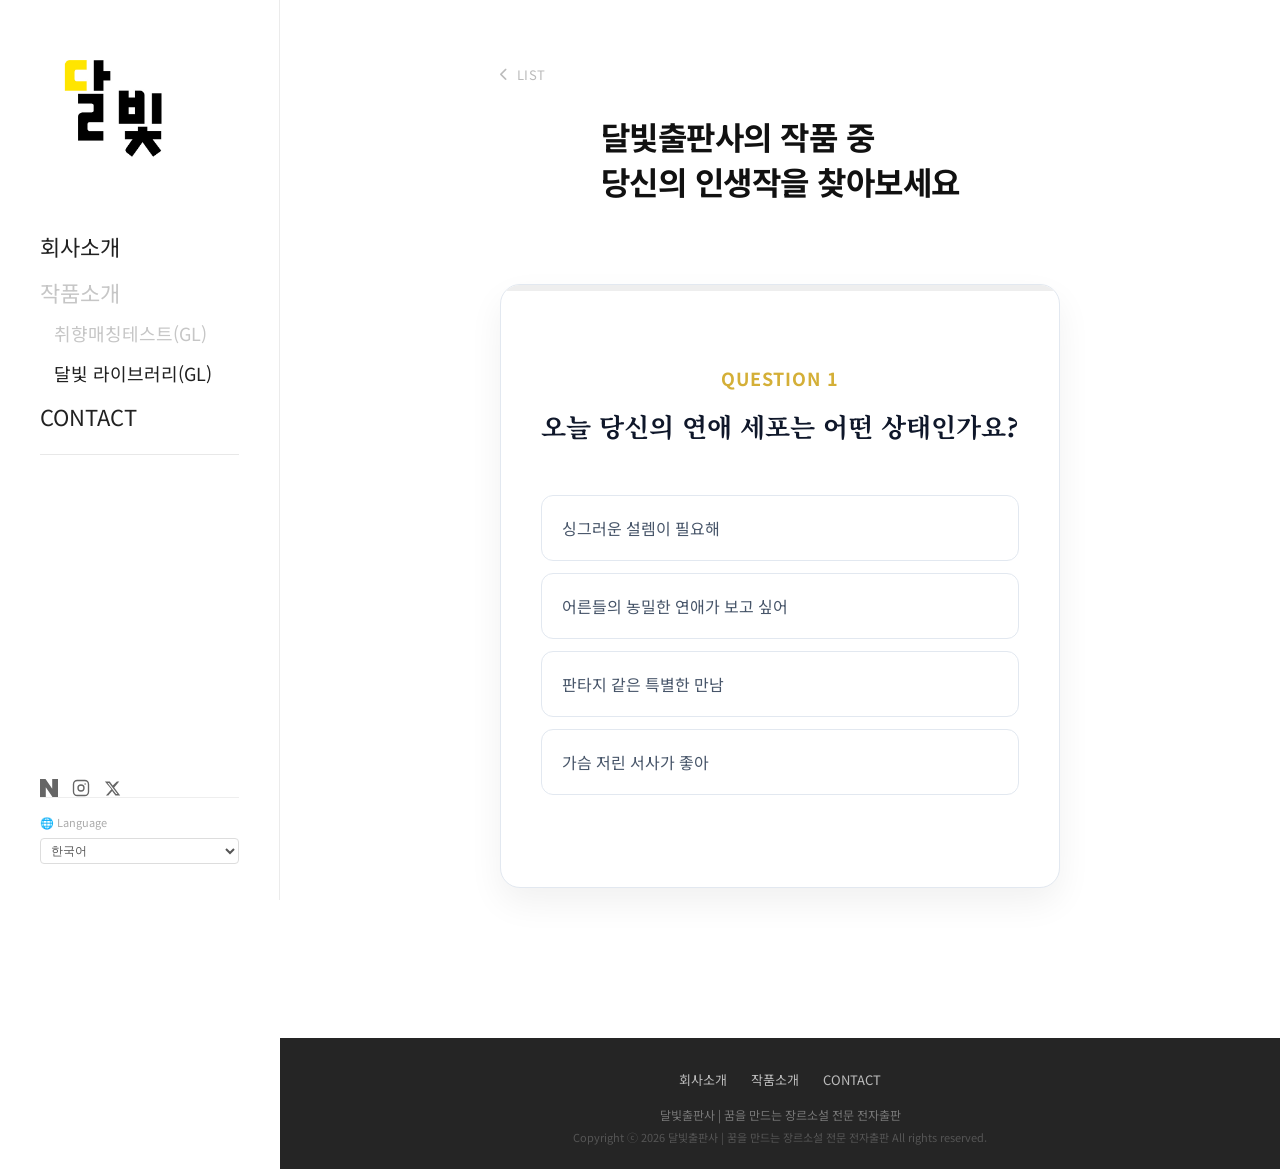
<file: quiz.html>
<!DOCTYPE html>
<html lang="ko">
<head>
<meta charset="UTF-8">
<meta name="viewport" content="width=device-width, initial-scale=1.0">
<title>취향매칭테스트(GL) | 달빛출판사</title>
<link rel="stylesheet" href="style.css">
<link rel="stylesheet" href="https://cdnjs.cloudflare.com/ajax/libs/font-awesome/6.0.0/css/all.min.css">
<link href="https://fonts.googleapis.com/css2?family=Noto+Serif+KR:wght@700&family=Noto+Sans+KR:wght@300;400;700&display=swap" rel="stylesheet">
<style>
    :root { --deep-navy: #0f172a; --moon-gold: #d4af37; --soft-bg: #f8fafc; --text-main: #1e293b; --text-sub: #475569; }
    .matching-container { font-family: 'Noto Sans KR', sans-serif; max-width: 900px; margin: 0 auto; padding: 60px 20px 100px; color: var(--text-main); min-height: 100vh; display: flex; flex-direction: column; }
    .nav-header { margin-bottom: 30px; }
    .back-link { display: inline-flex; align-items: center; gap: 8px; color: #bbb; text-decoration: none !important; font-size: 13px; letter-spacing: 0.5px; transition: 0.3s; }
    .back-link:hover { color: var(--deep-navy); }
    .matching-title-wrap { text-align: left; max-width: 800px; margin: 0 auto 80px; }
    .eng-title { font-size: 32px; font-weight: 700; color: #111; letter-spacing: -0.5px; line-height: 1.4; word-break: keep-all; }
    .quiz-card { background: #fff; border: 1px solid #e2e8f0; border-radius: 20px; padding: 80px 40px; box-shadow: 0 15px 35px rgba(0,0,0,0.06); min-height: 520px; position: relative; overflow: hidden; margin-bottom: 50px; }
    .progress-bar-bg { position: absolute; top: 0; left: 0; width: 100%; height: 6px; background: #eee; }
    .progress-bar-fill { height: 100%; background: var(--deep-navy); width: 0%; transition: width 0.3s; }
    .q-box { display: none; text-align: center; }
    .q-box.active { display: block !important; animation: fadeIn 0.5s; }
    .q-num { color: var(--moon-gold); font-weight: 700; font-size: 18px; margin-bottom: 15px; letter-spacing: 1px; }
    .q-text { font-family: 'Noto Serif KR', serif; font-size: 26px; font-weight: 700; margin-bottom: 50px; line-height: 1.5; word-break: keep-all; color: var(--deep-navy); }
    .ans-btn { display: block; width: 100%; padding: 20px; margin-bottom: 12px; border: 1px solid #e2e8f0; border-radius: 12px; background: #fff; font-size: 16px; cursor: pointer; transition: 0.3s; text-align: left; font-family: 'Noto Sans KR', sans-serif; color: var(--text-sub); }
    .ans-btn:hover { background: var(--soft-bg); border-color: var(--deep-navy); transform: translateX(8px); color: var(--deep-navy); }
    #result-area { display: none; text-align: left; padding-top: 20px; animation: fadeIn 0.8s; }
    .result-header { text-align: center; margin-bottom: 60px; }
    .user-analysis { display: inline-block; background: var(--deep-navy); color: #fff !important; padding: 12px 28px; border-radius: 50px; font-size: 18px; margin-bottom: 30px; font-weight: 700; box-shadow: 0 5px 15px rgba(15,23,42,0.15); }
    .result-header h3 { font-family: 'Noto Serif KR', serif; font-size: 32px; color: var(--deep-navy); margin-bottom: 15px; font-weight: 700; }
    .result-header p { font-size: 15px; color: var(--text-sub); }
    .result-grid { display: grid; grid-template-columns: 1fr 1fr; gap: 25px; margin-bottom: 60px; }
    .res-card { display: flex; gap: 20px; background: #fff; border: 2px solid #f1f5f9; padding: 20px; border-radius: 20px; transition: 0.3s; text-decoration: none !important; color: inherit; align-items: center; box-shadow: 0 2px 10px rgba(0,0,0,0.02); }
    .res-card:hover { transform: translateY(-5px); border-color: var(--moon-gold); box-shadow: 0 10px 25px rgba(0,0,0,0.08); }
    .res-img { width: 105px; height: 150px; object-fit: cover; border-radius: 10px; flex-shrink: 0; }
    .res-info { flex: 1; }
    .res-name { font-weight: 700; font-size: 20px; margin-bottom: 10px; color: #111; font-family: 'Noto Serif KR', serif; }
    .res-tags { font-size: 13px; color: #4a7ab5; line-height: 1.6; font-weight: 300; }
    .retry-btn { display: block; width: 180px; margin: 0 auto; padding: 14px; border: 1px solid #ddd; border-radius: 12px; color: #777 !important; text-align: center; text-decoration: none; font-size: 14px; transition: 0.3s; }
    .retry-btn:hover { background: #eee; color: #333 !important; }
    @keyframes fadeIn { from { opacity: 0; transform: translateY(15px); } to { opacity: 1; transform: translateY(0); } }
    @media (max-width: 767px) { .result-grid { grid-template-columns: 1fr; gap: 15px; } .quiz-card { padding: 50px 20px; } .q-text { font-size: 20px; } .result-header h3 { font-size: 26px; } }
</style>
</head>
<body>
<aside class="sidebar" id="sidebar"></aside>
<div class="main-wrap">
  <div class="matching-container">
    <div class="nav-header"><a href="works.html" class="back-link"><i class="fas fa-chevron-left"></i> LIST</a></div>
    <div class="matching-title-wrap"><div class="eng-title">달빛출판사의 작품 중<br>당신의 인생작을 찾아보세요</div></div>
    <div class="quiz-card" id="quiz-card">
        <div class="progress-bar-bg"><div class="progress-bar-fill" id="progress-fill"></div></div>
        <div id="quiz-contents"></div>
    </div>
    <div id="result-area">
        <div class="result-header">
            <div id="analysis-text" class="user-analysis"></div>
            <h3>당신의 취향 저격 리스트</h3>
            <p>매칭률이 가장 높은 달빛출판사 GL 작품입니다.</p>
        </div>
        <div class="result-grid" id="result-grid"></div>
        <a href="javascript:void(0)" class="retry-btn" onclick="location.reload()">테스트 다시하기</a>
    </div>
  </div>
  <footer>
    <ul class="footer-nav">
      <li><a href="index.html">회사소개</a></li>
      <li><a href="works.html">작품소개</a></li>
      <li><a href="contact.html">CONTACT</a></li>
    </ul>
    <p class="footer-info">달빛출판사 | 꿈을 만드는 장르소설 전문 전자출판</p>
    <p class="footer-copy">Copyright ⓒ 2026 달빛출판사 | 꿈을 만드는 장르소설 전문 전자출판 All rights reserved.</p>
  </footer>
</div>
<script src="sidebar.js"></script>
<script>renderSidebar('quiz');</script>
<script>
window.addEventListener('DOMContentLoaded', function() {
    const worksData = [
        { t: "십 분의 오", p: "https://lh3.googleusercontent.com/d/1Rz5yGPfyCqEK--KzoGhbSSJUeLTeuBwo", k: "#현대물 #로맨틱코미디 #오피스물 #방송계", l: "http://aladin.kr/p/JS2Ej" },
        { t: "예외의 법칙", p: "https://lh3.googleusercontent.com/d/1hFg73VHwiCxB_iSmF056916idyL9gluq", k: "#현대물 #오피스물 #일상물 #사회인", l: "https://ridibooks.com/books/4614000145" },
        { t: "어떤 우정은", p: "https://lh3.googleusercontent.com/u/0/d/10AG2cGm383jzxd3XoCSn0sUkN7T4nDu1", k: "#현대물 #학원물 #친구>연인 #달달물", l: "https://t.co/h2NeCr6drn" },
        { t: "시한부 공녀님의 마지막 여행", p: "https://drive.google.com/thumbnail?id=18KIb0BBPGwgp9YG6n6pC3qJQyjxL36Bq&sz=s4000", k: "#판타지물 #서양풍 #시한부", l: "https://ridibooks.com/books/4614000140" },
        { t: "솔티드 카라멜 초콜릿", p: "https://drive.google.com/thumbnail?id=1XMZzlLelebd4ubjqOAf3qVnZszcn0RZi&sz=s4000", k: "#현대물 #연하공 #직진녀 #달달", l: "https://ridibooks.com/books/4614000139" },
        { t: "오류 해결을 바라신다면", p: "https://drive.google.com/thumbnail?id=1YAL2aAanD03L3G4nCrRoOP_S3MKpQNdL&sz=s4000", k: "#현대물 #센티넬버스 #가이드버스", l: "https://ridibooks.com/books/4614000134" },
        { t: "다시는 사랑에 빠지지 않는 방법", p: "https://drive.google.com/thumbnail?id=1R4SNxZUP47oWzi65Mlvv2gtNwougZ61B&sz=s4000", k: "#현대물 #연예계물 #걸그룹 #직진공", l: "https://ridibooks.com/books/4614000132" },
        { t: "수상한 최 과장", p: "https://drive.google.com/thumbnail?id=1l6Rcc0MxmJPk2VeYREhRe54Fr5LjxlsG&sz=s4000", k: "#현대물 #오피스물 #사내연애 #연상공", l: "https://ridibooks.com/books/4614000125" },
        { t: "이름 없는 기억", p: "https://drive.google.com/thumbnail?id=15269j6eaNYzEMBQcNdkGAaVGu6Rmcc0L&sz=s4000", k: "#현대물 #학원물 #기억상실 #재회", l: "https://ridibooks.com/books/4614000121" },
        { t: "나를 경멸하는 당신에게 바치는 연서", p: "https://drive.google.com/thumbnail?id=1imzykkGzxZyN3Yq6oHxsAIEwCTnsEP5S&sz=s4000", k: "#판타지물 #서양풍 #기사 #후회녀", l: "https://ridibooks.com/books/4614000103" },
        { t: "김산산전", p: "https://drive.google.com/thumbnail?id=1hpOOrxZG_7sj5S8zIsMYeRqRednTdTEQ&sz=s4000", k: "#시대물 #동양풍 #조선 #이능력", l: "https://ridibooks.com/books/4614000118" },
        { t: "완벽한 계획에 그녀들이란 변수", p: "https://drive.google.com/thumbnail?id=1vTYzJgJd_UI0-t9eJFjKv0rYaQofaWlM&sz=s4000", k: "#현대물 #연예계 #삼각관계 #직진녀", l: "https://ridibooks.com/books/4614000035" },
        { t: "몇 번이나 바랐을까", p: "https://drive.google.com/thumbnail?id=1HQEoVXE5Hp9Sgb9qkb4UfnsB88DLW4dp&sz=s4000", k: "#현대물 #느와르 #경찰 #고수위", l: "https://ridibooks.com/books/4614000113" },
        { t: "여름의 숲은 푸르다", p: "https://drive.google.com/thumbnail?id=1BaNwRnFiyLvn_ogpHtYl7skzqaQxl2tS&sz=s4000", k: "#현대물 #정략결혼 #직진공", l: "https://ridibooks.com/books/4614000111" },
        { t: "암실", p: "https://drive.google.com/thumbnail?id=1dv1D7ado-EtVBzCKjRAMYG-8CUWbNs9T&sz=s4000", k: "#현대물 #느와르 #수사물 #피폐", l: "https://ridibooks.com/books/4614000108" },
        { t: "마치 기적과도 같은", p: "https://drive.google.com/thumbnail?id=17y8LsXQDJX4HRKmTtXMmz_ouP1uYAuWd&sz=s4000", k: "#현대물 #판타지물 #임신수 #힐링물", l: "https://ridibooks.com/books/4614000098" },
        { t: "어쩔 수 없는 것", p: "https://drive.google.com/thumbnail?id=1vsXBkhvmm9iPrHUlPMYQi20JZc5w5kaW&sz=s4000", k: "#현대물 #피폐물 #근친물 #배덕", l: "https://ridibooks.com/books/4614000094" },
        { t: "전개가 바뀌지 않아서 장르를 바꾸려고 합니다", p: "https://drive.google.com/thumbnail?id=1xa7UGD3mzr0CU2gWLu8ATZ9vMz_Yxvqn&sz=s4000", k: "#판타지물 #서양풍 #계약관계", l: "https://ridibooks.com/books/4614000030" },
        { t: "엘리, 그 지긋지긋한 새끼", p: "https://drive.google.com/thumbnail?id=1JMD7ryaTzauOczi4K2XvztWsAtk65cAV&sz=s4000", k: "#현대물 #학원물 #소꿉친구 #집착녀", l: "https://ridibooks.com/books/4614000090" },
        { t: "열애소설", p: "https://drive.google.com/thumbnail?id=1L-yTOTs-yhu0wiufwQGxqDyg6n0kM4m6&sz=s4000", k: "#시대물 #역사물 #일제강점기 #재회", l: "https://ridibooks.com/books/4614000088" },
        { t: "근원? 근심!", p: "https://drive.google.com/thumbnail?id=12xSB3y9OvtGfriICumyKT0S5cxPNCYf-&sz=s4000", k: "#현대물 #게임물 #로코 #달달", l: "https://ridibooks.com/books/4614000085" },
        { t: "물 만난 언니", p: "https://drive.google.com/thumbnail?id=1xnjNaLvbpUowmmiRBorbycO4J64GaXgk&sz=s4000", k: "#현대물 #일상물 #걸크러시 #힐링", l: "https://ridibooks.com/books/4614000083" },
        { t: "네 남편의 조건", p: "https://drive.google.com/thumbnail?id=1aefBCpoctJzE-rMKpg9NFyB295uQPkAV&sz=s4000", k: "#현대물 #BDSM #고수위 #펨돔", l: "https://ridibooks.com/books/4614000080" },
        { t: "이제 가족이 되겠습니다", p: "https://drive.google.com/thumbnail?id=1bX-DeraY6swm9-cEaqmfiR-WKNalT3sz&sz=s4000", k: "#시대물 #서양풍 #여왕공 #집착공", l: "https://ridibooks.com/books/4614000078" },
        { t: "호감도가 보이기 시작했다", p: "https://drive.google.com/thumbnail?id=1eLt-piO0yQu4Sqhs003isHjyBwrzJjaq&sz=s4000", k: "#현대물 #판타지물 #헌터 #액션", l: "https://ridibooks.com/books/4614000063" },
        { t: "두 번째 첫사랑", p: "https://drive.google.com/thumbnail?id=1PocYjb7h0a2hTE37sW5ZIkO41k3_61wp&sz=s4000", k: "#현대물 #재회 #첫사랑 #짝사랑", l: "https://ridibooks.com/books/4614000075" },
        { t: "비커밍 엑스", p: "https://drive.google.com/thumbnail?id=1OEEMSGWBn04pGxNcB6XqbMTcxfE53qi-&sz=s4000", k: "#SF #가이드버스 #초능력 #액션", l: "https://ridibooks.com/books/4614000072" },
        { t: "하멜른의 피리", p: "https://drive.google.com/thumbnail?id=1CuAPSpCPG0SJduuvLHHDz0ZSD_w9lzPa&sz=s4000", k: "#좀비물 #포스트아포칼립스 #액션", l: "https://ridibooks.com/books/4614000070" },
        { t: "백구야, 이리 와", p: "https://drive.google.com/thumbnail?id=1TP33N8deoj02grRxlNjj7qrTL0t7hjO-&sz=s4000", k: "#현대물 #오피스물 #사내연애 #달달", l: "https://ridibooks.com/books/4614000067" },
        { t: "코스믹라떼", p: "https://drive.google.com/thumbnail?id=1aVL7zp3Q_ji8yxpFyV2TWnkAHbrdd-tm&sz=s4000", k: "#연예인 #아이돌 #비밀연애 #달달", l: "https://ridibooks.com/books/4614000061" },
        { t: "라스트 트래블", p: "https://drive.google.com/thumbnail?id=1Ac8UP80rWqqn39_-C1wH3rd6RN5UnUC6&sz=s4000", k: "#판타지물 #이세계 #차원이동 #황제", l: "https://ridibooks.com/books/4614000059" },
        { t: "옆에 누워요", p: "https://drive.google.com/thumbnail?id=1cCZmrvcFTlEr3CZ5j-fvYWZScRQZYBnQ&sz=s4000", k: "#현대물 #수험생 #선생님 #연하공", l: "https://ridibooks.com/books/4614000054" },
        { t: "윗치 퍼펙트", p: "https://drive.google.com/thumbnail?id=1_SGcqIOf3jCnMFNpCMB_pUSbUp6ctjXq&sz=s4000", k: "#현대물 #로코 #마녀 #능력자", l: "https://ridibooks.com/books/4614000049" },
        { t: "true romance", p: "https://drive.google.com/thumbnail?id=1Sn1xzwu7FmTL3FNTkEFqt4WoUOo6sluS&sz=s4000", k: "#현대물 #캠퍼스물 #첫사랑 #재회", l: "https://ridibooks.com/books/4614000038" },
        { t: "고르디우스의 굴레", p: "https://drive.google.com/thumbnail?id=1nvn9o4Lh5c0ze6sJmOUkxwUFGhDZfo3g&sz=s4000", k: "#시대물 #역사물 #전쟁물 #서양풍", l: "https://ridibooks.com/books/4614000024" },
        { t: "시급", p: "https://drive.google.com/thumbnail?id=1oPc12gxVd2MpH29qZIjLOGqvpeaVnvdp&sz=s4000", k: "#가이드버스 #센티넬 #후회공", l: "https://ridibooks.com/books/4614000028" },
        { t: "어느 외눈박이에게", p: "https://drive.google.com/thumbnail?id=1mgKaRywzvWmLFxqTHLMQHgLev-Xp4wIM&sz=s4000", k: "#현대물 #SF #컬러버스 #구원", l: "https://t.co/9b617jBwyd" },
        { t: "시시때때로", p: "https://drive.google.com/thumbnail?id=1yhcPw9p5o1pHVrXp0PnsLdm0DI8KhDWs&sz=s4000", k: "#현대물 #SF #시간여행 #혐관", l: "https://ridibooks.com/books/4614000010" },
        { t: "가장 완벽한 고백의 밤", p: "https://drive.google.com/thumbnail?id=1cr7wOPCNJ-BXIEdOgE6oCAS49VApJuPp&sz=s4000", k: "#좀비물 #캠퍼스물 #사지생존 #짝사랑", l: "https://ridibooks.com/books/4614000033" },
        { t: "사랑이 스미는 중", p: "https://drive.google.com/thumbnail?id=181wWH-H0PMutyu27Q63tUuhP83k1vfw4&sz=s4000", k: "#현대물 #작가 #소설 #재회 #달달", l: "https://ridibooks.com/books/4614000031" },
        { t: "첫사랑", p: "https://drive.google.com/thumbnail?id=1WmEi8zhCaYihaH_2X6Aam5DSvWyfM0kf&sz=s4000", k: "#현대물 #학원물 #첫사랑 #따돌림", l: "https://ridibooks.com/books/4614000027" },
        { t: "첫사랑 고득점 N제", p: "https://drive.google.com/thumbnail?id=1IZlfh92ogWkkIph4PV5WgPt21m59awIO&sz=s4000", k: "#학원물 #소꿉친구 #달달물 #입시", l: "https://ridibooks.com/books/4614000020" },
        { t: "그해 여름", p: "https://drive.google.com/thumbnail?id=1PcfmsWIi4rJk4km3Iv4TMIu6_ZOPCBeZ&sz=s4000", k: "#현대물 #사제관계 #교생 #학원물", l: "https://ridibooks.com/books/4614000018" },
        { t: "첫사랑 작동법", p: "https://drive.google.com/thumbnail?id=1xZFk6RB_MNRaaEdNfCau2JmyZABroWbm&sz=s4000", k: "#캠퍼스물 #선후배 #달달 #일상", l: "https://ridibooks.com/v2/search?q=첫사랑 작동법" },
        { t: "밤과 밤", p: "https://drive.google.com/thumbnail?id=1MR5FwYCVg7AhXPJ_7BdETCvxFOMgQ-e4&sz=s4000", k: "#캠퍼스물 #친구>연인 #비밀연애", l: "https://ridibooks.com/books/4614000005" },
        { t: "친구 사이에", p: "https://drive.google.com/thumbnail?id=1ZVc-bBrdphRRbqOrPzKtUzYJmLyfIbPM&sz=s4000", k: "#캠퍼스물 #친구>연인 #달달", l: "https://ridibooks.com/books/4614000009" },
        { t: "미케네의 목마", p: "https://drive.google.com/thumbnail?id=132XI_s2CtS5ZN0e5f-3ZuL0vQQ-w6you&sz=s4000", k: "#시대물 #그리스신화 #회귀물 #혐관", l: "https://ridibooks.com/books/4614000002" },
        { t: "애집(愛執)", p: "https://drive.google.com/thumbnail?id=1gMliwurZdfgSjnuev2hQFz_XRxqradEb&sz=s4000", k: "#첫사랑 #재회 #애증 #집착 #스릴러", l: "https://ridibooks.com/books/4614000001" }
    ];

    const questions = [
        { q: "오늘 당신의 연애 세포는 어떤 상태인가요?", a: [{t: "싱그러운 설렘이 필요해", k: "#학원물"}, {t: "어른들의 농밀한 연애가 보고 싶어", k: "#오피스물"}, {t: "판타지 같은 특별한 만남", k: "#판타지물"}, {t: "가슴 저린 서사가 좋아", k: "#애잔"}] },
        { q: "두 사람의 관계, 어떤 시작이 더 끌리나요?", a: [{t: "십여 년 지기의 아슬아슬한 변화", k: "#친구>연인 #소꿉친구"}, {t: "지독하게 얽힌 운명적 만남", k: "#재회 #첫사랑"}, {t: "처음 본 순간 빠져드는 직진", k: "#직진"}, {t: "비즈니스로 시작된 사이", k: "#계약관계"}] },
        { q: "가장 선호하는 배경은 어디인가요?", a: [{t: "평범하고 공감 가는 현실 현대물", k: "#현대물"}, {t: "웅장한 서사가 있는 서양/동양풍", k: "#시대물"}, {t: "미래나 이능력이 있는 특수 배경", k: "#SF #센티넬버스"}, {t: "치열하고 화려한 연예계", k: "#연예계"}] },
        { q: "주인공의 성격 중 하나를 고른다면?", a: [{t: "지켜주고 싶은 상처 많은 사람", k: "#상처녀 #상처수"}, {t: "나를 리드해 줄 능력 있는 사람", k: "#능력녀 #걸크러시"}, {t: "애교 많고 귀여운 연하", k: "#연하공"}, {t: "다정하고 헌신적인 연상", k: "#연상공"}] },
        { q: "고백의 스타일, 당신의 취향은?", a: [{t: "진한 진심을 담은 긴 짝사랑", k: "#짝사랑"}, {t: "앞뒤 안 재고 달려드는 불도저", k: "#직진녀"}, {t: "서서히 스며드는 일상 속 고백", k: "#일상"}, {t: "거부할 수 없는 집착 섞인 고백", k: "#집착"}] },
        { q: "사랑의 '맛'을 고른다면?", a: [{t: "입안 가득 달콤한 설탕맛", k: "#달달"}, {t: "여운이 길게 남는 단짠 삽질", k: "#오해"}, {t: "매콤하고 아찔한 고수위 맛", k: "#고수위"}, {t: "쓰디쓴 눈물의 피폐한 맛", k: "#피폐"}] },
        { q: "작품의 분위기는 어떠면 좋을까요?", a: [{t: "햇살처럼 청량하고 밝은 느낌", k: "#로맨틱코미디"}, {t: "달빛처럼 고요하고 깊은 감성", k: "#감성 #애잔"}, {t: "긴장감 넘치는 느와르 분위기", k: "#느와르 #스릴러"}, {t: "따뜻하게 위로해 주는 힐링", k: "#힐링물"}] },
        { q: "갈등의 농도는 어느 정도가 적당할까요?", a: [{t: "스트레스 없는 시원한 사이다", k: "#달달물"}, {t: "사건이 얽힌 치명적인 긴장감", k: "#액션 #복수"}, {t: "애증이 뒤섞인 관계의 파동", k: "#애증"}, {t: "조용히 흘러가는 잔잔한 일상", k: "#일상물"}] },
        { q: "과거의 인연이 다시 닿는 걸 좋아하시나요?", a: [{t: "다시 만난 첫사랑 재회물", k: "#재회 #첫사랑"}, {t: "새로운 인연과의 시작", k: "#운명"}, {t: "앙숙에서 연인이 되는 과정", k: "#혐관"}, {t: "신분 차이를 극복하는 서사", k: "#신분차이"}] },
        { q: "바라는 엔딩의 모습은?", a: [{t: "무조건 꽉 닫힌 해피엔딩", k: "#해피엔딩"}, {t: "현실적인 고민이 담긴 성장", k: "#성장물"}, {t: "서로가 서로의 구원이 되는 끝", k: "#쌍방구원"}, {t: "아련하게 가슴에 남는 결말", k: "#애잔"}] }
    ];

    let currentIdx = 0; let userPicks = [];
    const quizContents = document.getElementById('quiz-contents');
    const resultArea = document.getElementById('result-area');
    const quizCard = document.getElementById('quiz-card');
    const progressFill = document.getElementById('progress-fill');

    window.nextStep = function(key) {
        userPicks.push(key);
        document.getElementById('q-' + currentIdx).classList.remove('active');
        currentIdx++;
        progressFill.style.width = (currentIdx / questions.length * 100) + '%';
        if (currentIdx < questions.length) {
            document.getElementById('q-' + currentIdx).classList.add('active');
        } else {
            showResults();
        }
    }

    function renderQuiz() {
        quizContents.innerHTML = '';
        questions.forEach((q, i) => {
            const qBox = document.createElement('div');
            qBox.className = 'q-box'; qBox.id = 'q-' + i;
            if(i === 0) qBox.classList.add('active');
            let btns = q.a.map(ans => `<button class="ans-btn" onclick="nextStep('${ans.k}')">${ans.t}</button>`).join('');
            qBox.innerHTML = `<div class="q-num">QUESTION ${i+1}</div><div class="q-text">${q.q}</div>${btns}`;
            quizContents.appendChild(qBox);
        });
    }

    function showResults() {
        quizCard.style.display = 'none';
        document.querySelector('.matching-title-wrap').style.display = 'none';
        resultArea.style.display = 'block';

        const scoredWorks = worksData.map(work => {
            let score = 0; let matchedTags = [];
            userPicks.forEach(pick => {
                pick.split(' ').forEach(pk => {
                    if (work.k.includes(pk)) { score++; if (!matchedTags.includes(pk)) matchedTags.push(pk); }
                });
            });
            return { ...work, score, matchedTags };
        });

        const maxScore = Math.max(...scoredWorks.map(w => w.score));
        const recommended = scoredWorks.filter(w => w.score > 0 && w.score >= maxScore - 1)
                                      .sort((a, b) => b.score - a.score);

        if (recommended.length > 0) {
            const topTags = recommended[0].matchedTags.slice(0, 3).join(' ');
            document.getElementById('analysis-text').innerText = `당신은 ${topTags} 취향이시군요!`;
        }

        document.getElementById('result-grid').innerHTML = recommended.map(res => `
            <a href="${res.l}" target="_blank" class="res-card">
                <img src="${res.p}" class="res-img" onerror="this.src='https://via.placeholder.com/200x280?text=Dalbit'">
                <div class="res-info">
                    <div class="res-name">${res.t}</div>
                    <div class="res-tags">${res.k}</div>
                </div>
            </a>`).join('');
    }
    renderQuiz();
});
</script>
</body>
</html>
</file>
<file: style.css>
/* ── Reset ── */
*,*::before,*::after{margin:0;padding:0;box-sizing:border-box;}
body{font-family:'Apple SD Gothic Neo','Noto Sans KR','Malgun Gothic',sans-serif;background:#fff;color:#333;display:flex;min-height:100vh;}

/* ── Sidebar ── */
.sidebar{position:fixed;top:0;left:0;bottom:0;width:280px;background:#fff;border-right:1px solid #ebebeb;display:flex;flex-direction:column;padding:36px 40px;z-index:200;overflow-y:auto;transition:transform .3s;}
.logo{display:block;margin-bottom:40px;text-decoration:none;}
.logo img{width:150px;height:auto;display:block;}
nav{flex:1;}
nav ul{list-style:none;}
.nav-item{margin-bottom:6px;}
.nav-link{display:block;font-size:22px;color:#212121;padding:4px 0;text-decoration:none;font-weight:400;transition:color .15s;}
.nav-link:hover{color:#111;font-weight:700;}
.nav-item>.nav-link.active{color:#c6c6c6;font-weight:400;}
.nav-sub{padding-left:14px;margin-top:4px;margin-bottom:6px;}
.nav-sub .nav-link{font-size:18px;color:#212121;}
.nav-sub .nav-link:hover{color:#111;font-weight:700;}
.nav-sub .nav-link.active{color:#c6c6c6;font-weight:400;}
.nav-divider{border:none;border-top:1px solid #e8e8e8;margin:18px 0 14px;}
.sns{display:flex;gap:14px;align-items:center;}
.sns a{color:#666;display:inline-flex;transition:color .15s;}
.sns a:hover{color:#111;}

/* ── Main wrap ── */
.main-wrap{margin-left:280px;flex:1;display:flex;flex-direction:column;min-height:100vh;align-items:center;}

/* ── Content ── */
.content{flex:1;padding:56px 56px 64px;max-width:900px;width:100%;}
footer{width:100%;background:#252525;padding:28px 56px 24px;text-align:center;}

/* ── 회사소개 ── */
.intro-card{background:#1d2d44;border-radius:8px;padding:40px 46px;margin-bottom:24px;}
.intro-title{font-size:19px;font-weight:700;color:#c9a940;margin-bottom:24px;}
.intro-card p{font-size:14px;line-height:1.9;color:#c8d0db;margin-bottom:14px;}
.intro-card p:last-child{margin-bottom:0;}
.info-card{background:#fff;border:1px solid #e8e8e8;border-left:4px solid #f5c800;border-radius:4px;padding:22px 28px;margin-bottom:14px;}
.info-card h3{font-size:15px;font-weight:700;color:#111;margin-bottom:10px;}
.info-card p{font-size:13px;line-height:1.8;color:#555;}
.platform-list{font-size:13px;color:#777;line-height:2;}
.platform-list a{color:#777;text-decoration:none;}
.platform-list a:hover{color:#333;text-decoration:underline;}
.platform-list span{margin:0 5px;color:#ccc;}

/* ── 작품소개 Swiper ── */
.dalbit-outer-container{width:100%;position:relative;background:#fff;min-height:calc(100vh - 80px);display:flex;flex-direction:column;justify-content:center;padding:40px 100px;}
.dalbit-main-content{width:100%;max-width:1000px;margin:0 auto;position:relative;}
.swiper{width:100%;overflow:hidden!important;padding-top:30px!important;padding-bottom:60px!important;}
.swiper-pagination{bottom:0!important;}
.slide-content{display:flex;flex-direction:row;align-items:stretch;gap:40px;width:100%;}
.work-poster{width:240px;height:336px;object-fit:cover;object-position:top!important;border-radius:8px;box-shadow:0 10px 25px rgba(0,0,0,.15);flex-shrink:0;}
.swiper-slide[data-slug="true-romanceTH"] .work-poster{object-position:left top!important}
.work-poster-placeholder{width:240px;height:336px;background:#f5f5f5;border-radius:8px;border:1px solid #eaeaea;display:flex;align-items:center;justify-content:center;color:#999;font-size:13px;flex-shrink:0;}
.work-info{display:flex;flex-direction:column;flex:1;min-width:0;}
.work-title{font-family:'Noto Serif KR',serif;font-size:26px;font-weight:700;color:#111;margin-bottom:14px;line-height:1.3;word-break:keep-all;}
.work-synopsis{font-size:15px;line-height:1.7;color:#444;margin-bottom:24px;white-space:pre-wrap;word-break:keep-all;}
.work-keywords{margin-top:auto;font-size:13px;line-height:1.6;color:#4a7ab5;margin-bottom:14px;white-space:pre-wrap;word-break:keep-all;}
.platform-wrap{display:flex;gap:6px;flex-wrap:wrap;margin-bottom:10px;}
.p-btn{padding:8px 14px;border-radius:6px;font-size:12px;font-weight:700;text-decoration:none!important;color:#fff!important;transition:opacity .2s;white-space:nowrap;}
.p-btn:hover{opacity:.8;}
.aladin{background:#1b4d98}.ridi{background:#1f8ce6}.series{background:#00c73c}
.kakao{background:#ffcd00;color:#3c1e1e!important}.kyobo{background:#52b332}
.yes24{background:#243d83}.bomtoon{background:#ff3b5c}.bookcube{background:#f06000}.joara{background:#2f3438}.lilyhouseTH{background:#d6336c}
.swiper-button-next,.swiper-button-prev{position:absolute!important;color:#222!important;top:50%!important;transform:translateY(-50%)!important;width:44px!important;height:44px!important;z-index:999!important;}
.swiper-button-next:after,.swiper-button-prev:after{font-size:28px!important;font-weight:bold;}
.swiper-button-prev{left:20px!important}.swiper-button-next{right:20px!important}

/* ── 취향매칭·라이브러리 ── */
.quiz-back{font-size:13px;color:#888;margin-bottom:16px;cursor:pointer;text-decoration:none;display:inline-block;}
.quiz-back:hover{color:#333;}

/* ── CONTACT ── */
.contact-header{margin-bottom:28px;}
.contact-header h2{font-size:28px;font-weight:700;color:#111;margin-bottom:8px;}
.contact-header p{font-size:14px;color:#666;}
.contact-section{border:1px solid #e8e8e8;border-left:4px solid #f5c800;border-radius:4px;padding:28px 32px;margin-bottom:16px;}
.contact-section h3{font-size:16px;font-weight:700;color:#111;margin-bottom:14px;}
.contact-section p{font-size:14px;line-height:1.8;color:#555;margin-bottom:8px;}
.contact-section p:last-child{margin-bottom:0;}
.contact-btn{display:inline-block;background:#1d2d44;color:#fff!important;text-decoration:none;padding:11px 24px;border-radius:4px;font-size:13px;font-weight:600;margin-top:10px;transition:background .15s;}
.contact-btn:hover{background:#2a4060;}
.tugoan-box{background:#f9f5eb;border-radius:6px;padding:24px;margin-bottom:16px;}
.tugoan-row{display:flex;gap:8px;align-items:flex-start;margin-bottom:8px;font-size:13px;}
.tugoan-label{background:#111;color:#fff;border-radius:3px;padding:2px 8px;font-size:12px;white-space:nowrap;margin-top:2px;}
.tugoan-val{color:#555;line-height:1.6;}
.tugoan-val a{color:#1d2d44;}

/* ── Footer ── */
.footer-nav{list-style:none;display:flex;justify-content:center;gap:24px;margin-bottom:16px;}
.footer-nav a{color:#bbb;text-decoration:none;font-size:13px;}
.footer-nav a:hover{color:#fff;}
.footer-info{font-size:12px;color:#777;margin-bottom:6px;}
.footer-copy{font-size:11px;color:#555;}

/* ── 모바일 상단 바 ── */
.mobile-topbar{display:none;position:fixed;top:0;left:0;right:0;height:56px;background:#fff;border-bottom:1px solid #ebebeb;align-items:center;justify-content:space-between;padding:0 20px;z-index:300;}
.mobile-topbar img{height:36px;width:auto;}
.hamburger{background:none;border:none;cursor:pointer;padding:8px;display:flex;flex-direction:column;gap:5px;}
.hamburger span{display:block;width:22px;height:2px;background:#333;border-radius:2px;transition:all .3s;}
.sidebar-overlay{display:none;position:fixed;inset:0;background:rgba(0,0,0,.4);z-index:190;}
.sidebar-overlay.visible{display:block;}

/* ── 모바일 반응형 ── */
@media(max-width:768px){
  body{overflow-x:hidden;}
  .mobile-topbar{display:flex;}
  .sidebar{top:56px;transform:translateX(-100%);}
  .sidebar.open{transform:translateX(0);}
  .main-wrap{margin-left:0;padding-top:56px;align-items:stretch;overflow-x:hidden;}
  .content{padding:28px 20px 48px;}
  footer{padding:24px 20px 20px!important;}

  /* 작품소개 모바일 */
  .dalbit-outer-container{
    padding:16px!important;
    min-height:auto!important;
  }
  .dalbit-main-content{
    max-width:100%!important;
    width:100%!important;
  }
  .swiper-button-prev,.swiper-button-next{display:none!important;}
  .swiper{
    padding-top:10px!important;
    padding-bottom:44px!important;
    width:100%!important;
    overflow:hidden!important;
  }
  .swiper-slide{width:100%!important;}
  .slide-content{
    flex-direction:column!important;
    align-items:center!important;
    gap:16px!important;
    width:100%!important;
  }
  .work-poster{
    width:clamp(110px,38vw,160px)!important;
    height:auto!important;
    aspect-ratio:5/7;
    flex-shrink:0;
  }
  .work-poster-placeholder{
    width:clamp(110px,38vw,160px)!important;
    height:auto!important;
    aspect-ratio:5/7;
  }
  .work-info{
    width:100%!important;
    flex:unset!important;
    min-width:0!important;
  }
  .work-title{
    font-size:clamp(17px,5vw,22px)!important;
    margin-bottom:8px;
    line-height:1.4;
    text-align:center;
  }
  .work-synopsis{
    font-size:clamp(13px,3.8vw,16px)!important;
    line-height:1.8;
    margin-bottom:14px;
    text-align:left;
    white-space:pre-wrap;
    word-break:keep-all;
    overflow-wrap:break-word;
  }
  .work-keywords{
    font-size:clamp(11px,3vw,14px)!important;
    margin-bottom:10px;
    text-align:left;
    white-space:normal;
    word-break:keep-all;
    overflow-wrap:break-word;
    line-height:1.8;
  }
  .platform-wrap{
    justify-content:center!important;
    gap:6px;
    flex-wrap:wrap;
  }
  .p-btn{
    padding:6px 10px;
    font-size:clamp(10px,2.8vw,13px)!important;
  }

  /* 기타 */
  .nav-link{font-size:18px;}
  .nav-sub .nav-link{font-size:15px;}
  .footer-nav{gap:16px;}
  .intro-card{padding:28px 24px;}
  .contact-section{padding:20px 18px;}
}
</file>
